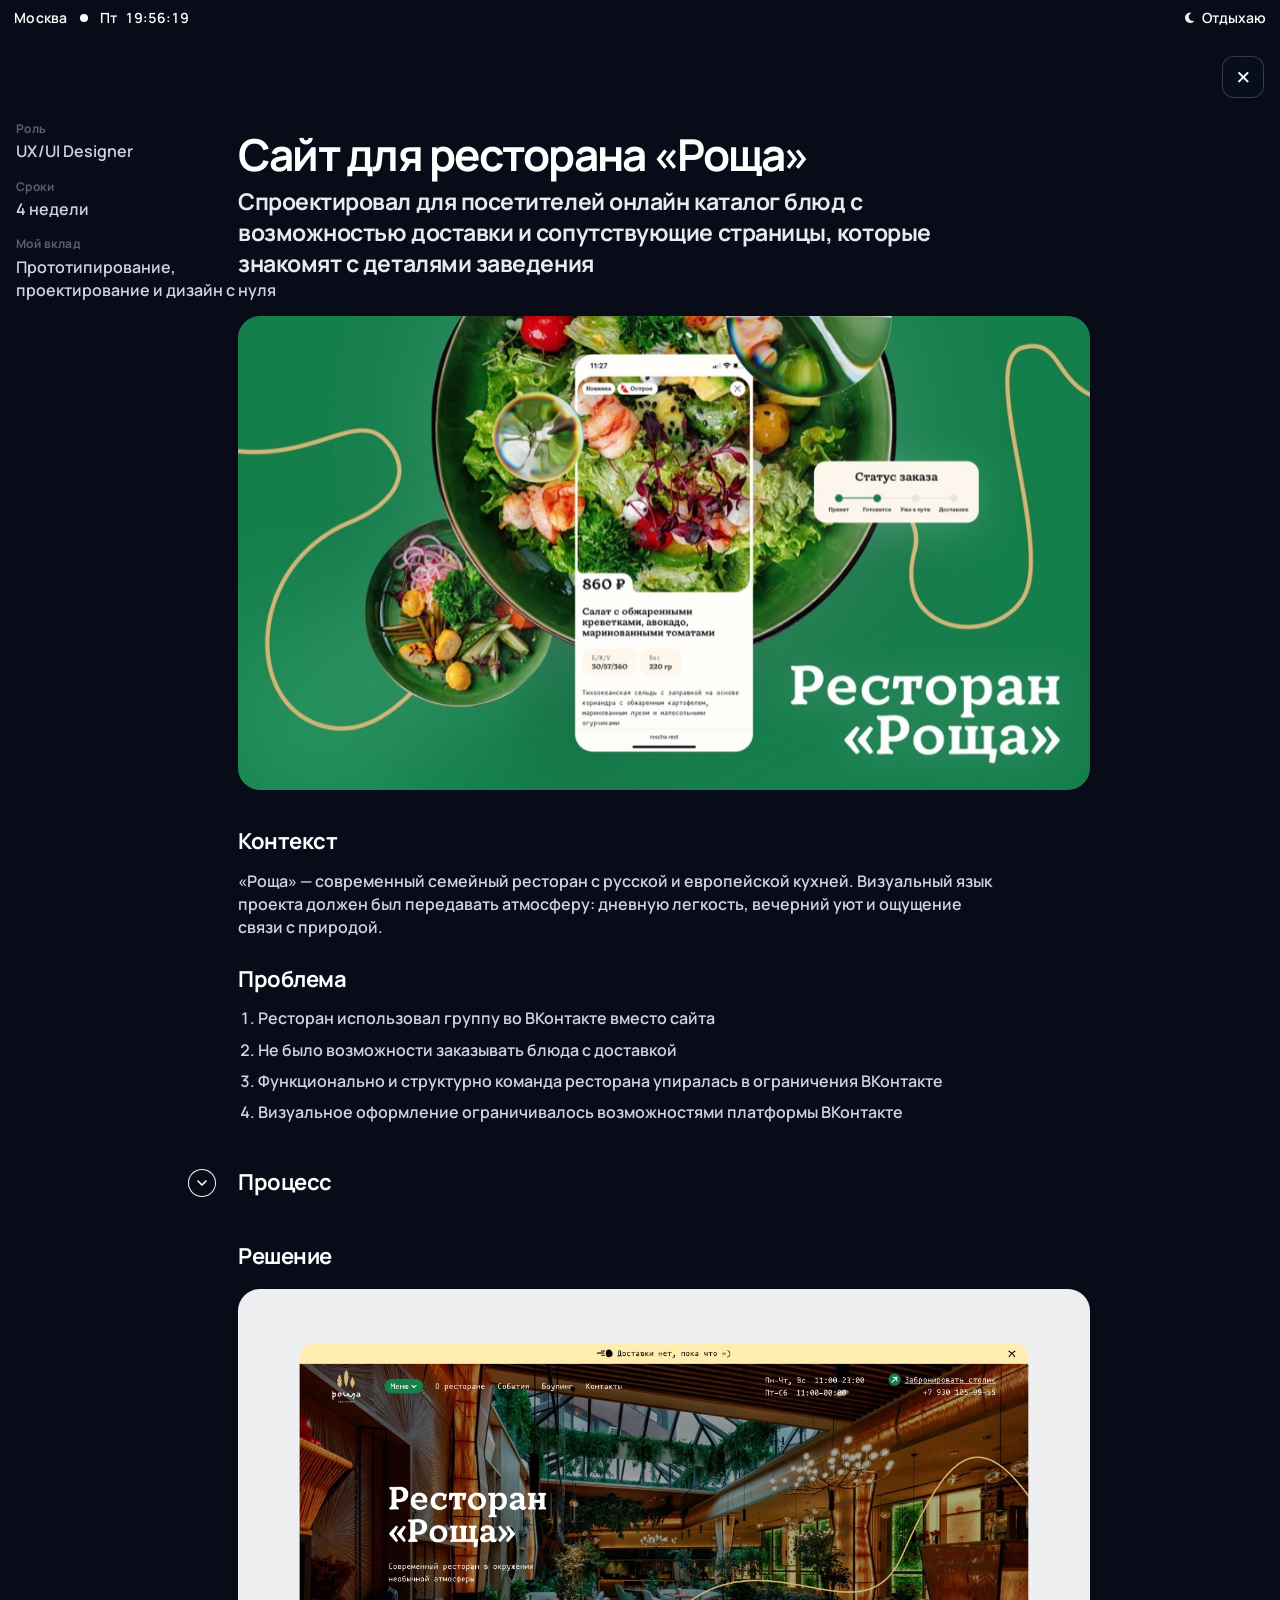
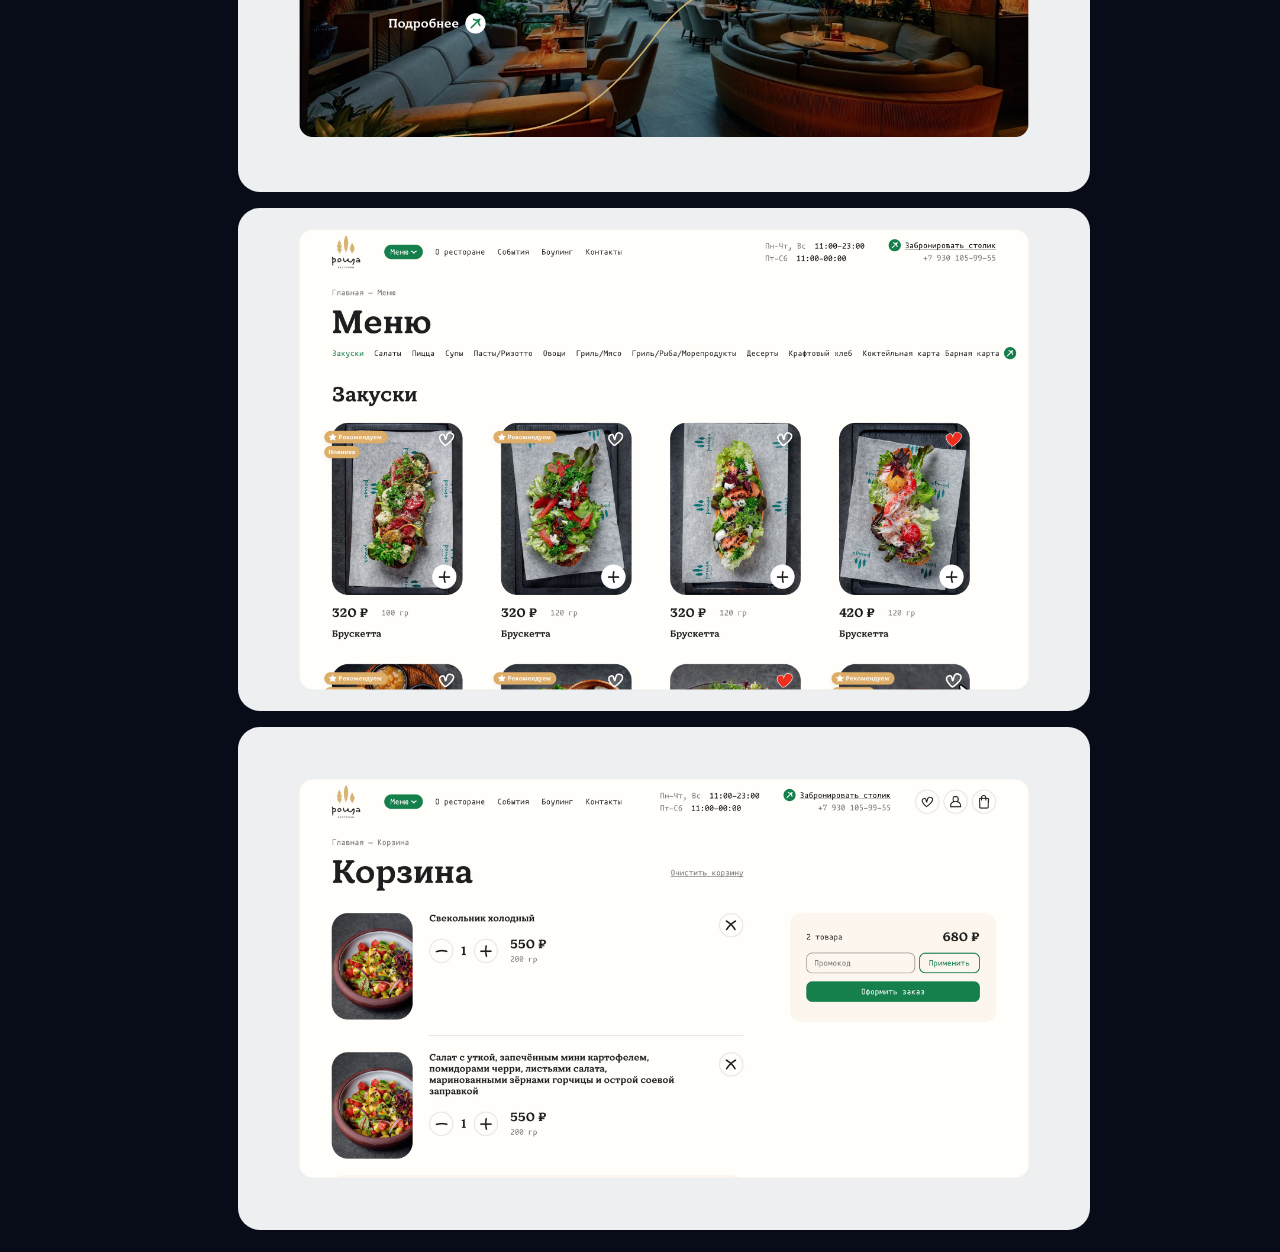
<file: projects/one/index.html>
<!doctype html>
<html lang="ru">
  <head>
    <meta charset="UTF-8" />
    <meta name="viewport" content="width=device-width, initial-scale=1.0" />
    <title>Переадресация...</title>
    <meta http-equiv="refresh" content="0; url=/projects/two/" />
    <link rel="canonical" href="/projects/two/" />
    <script>
      window.location.replace("/projects/two/");
    </script>
  </head>
  <body>
    <p>Переадресация на <a href="/projects/two/">другой проект</a>...</p>
  </body>
</html>
</file>
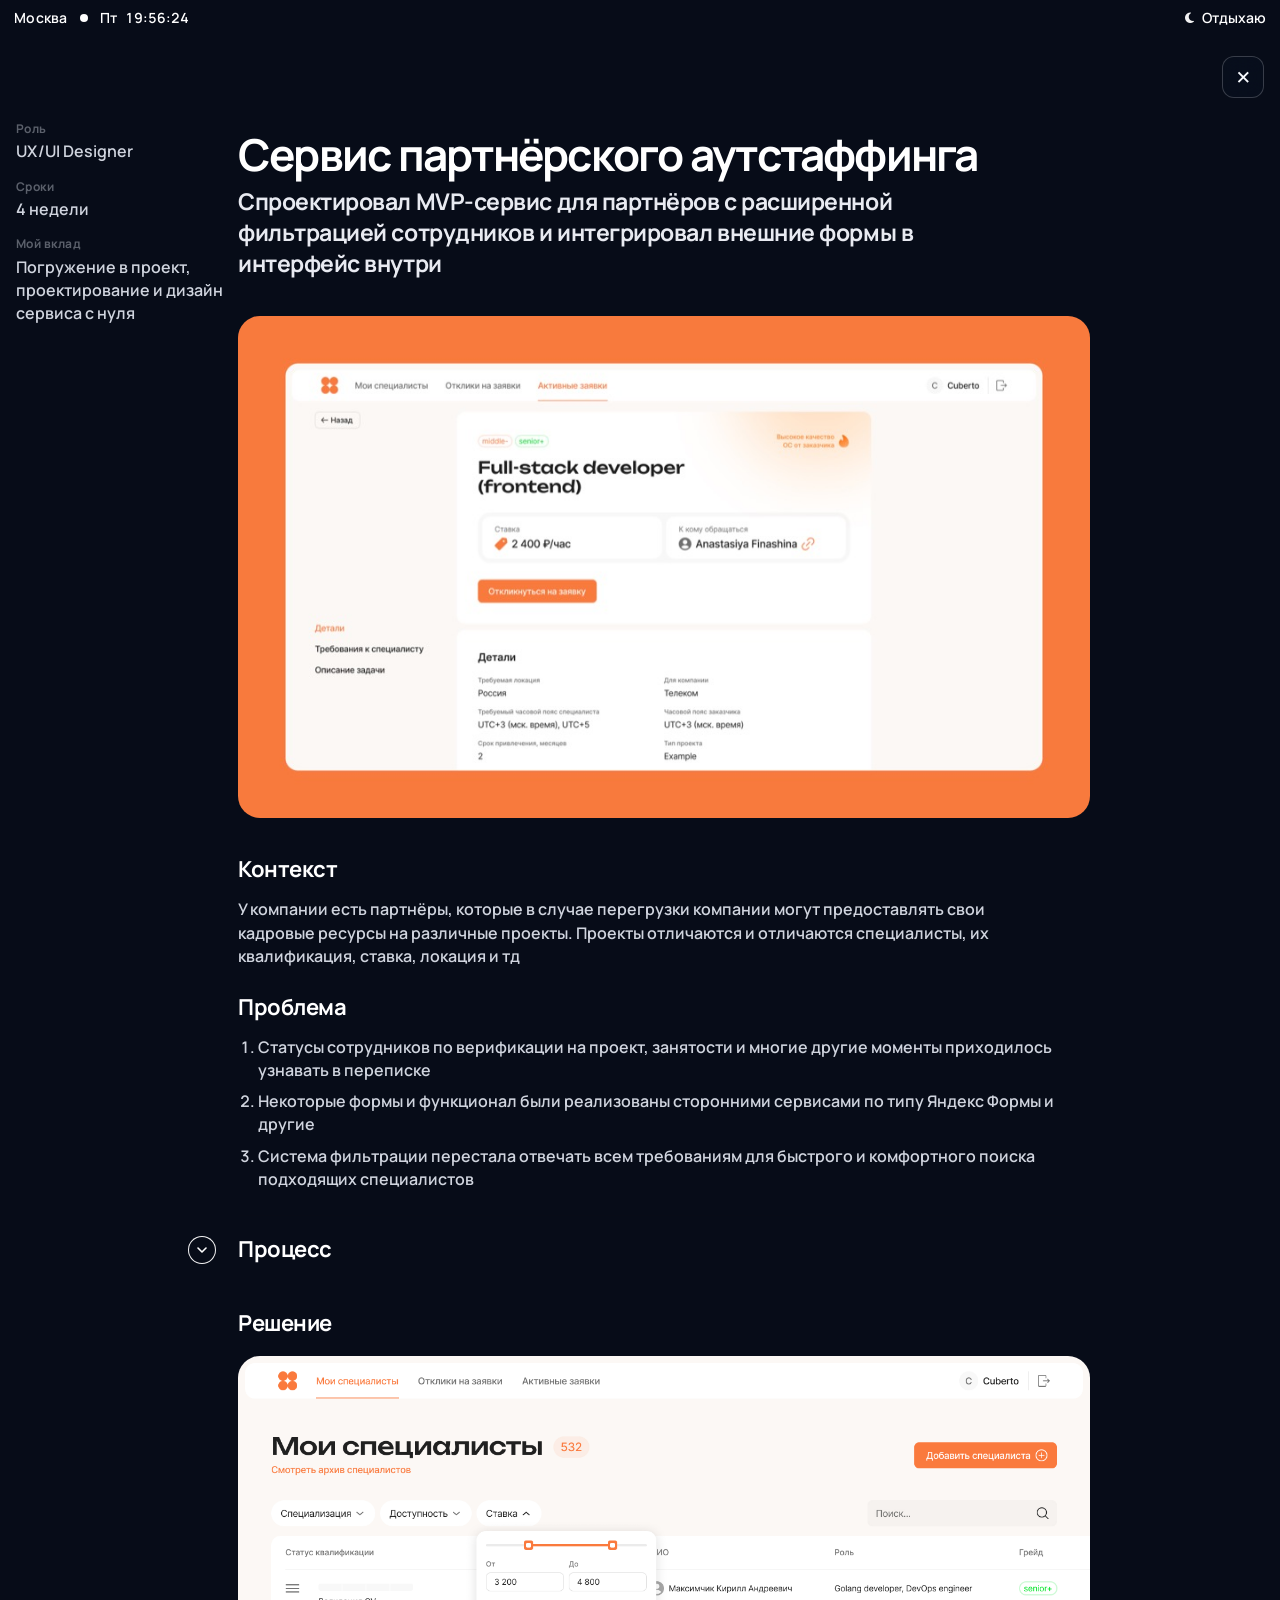
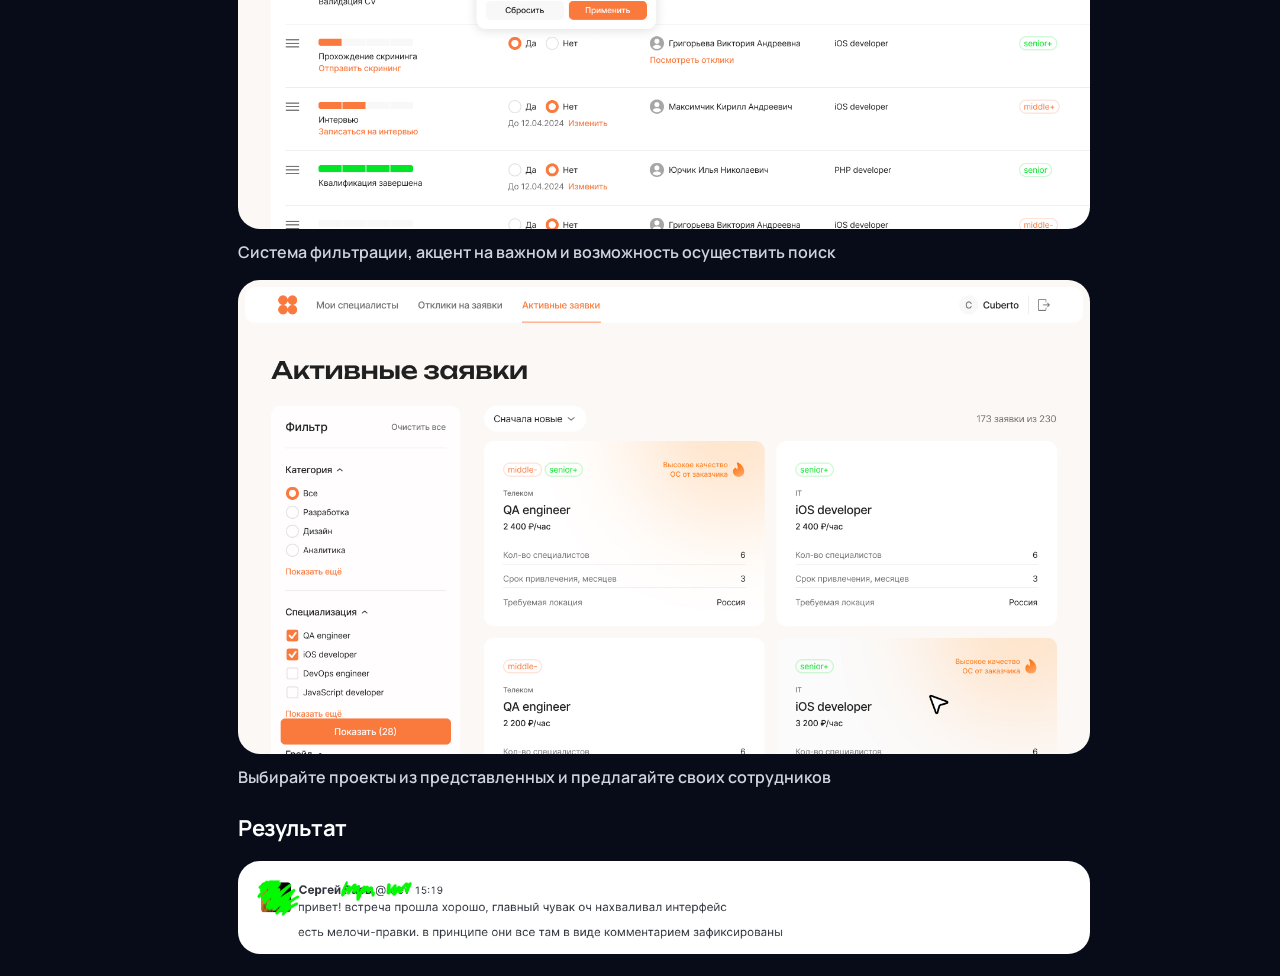
<file: projects/project-1/index.html>
<!doctype html>
<html lang="ru">
  <head>
    <meta charset="UTF-8" />
    <meta name="viewport" content="width=device-width, initial-scale=1.0" />
    <title>Сервис партнёрского аутстаффинга — Портфолио UI/UX</title>
    <meta name="description" content="Детальная страница проекта: сервис партнёрского аутстаффинга." />
    <link rel="icon" type="image/svg+xml" href="../../assets/favicon.svg" />
    <link rel="apple-touch-icon" href="../../assets/apple-touch-icon.png" />

    <link rel="preconnect" href="https://fonts.googleapis.com" />
    <link rel="preconnect" href="https://fonts.gstatic.com" crossorigin />
    <link
      href="https://fonts.googleapis.com/css2?family=Manrope:wght@400;500;600;700;800&display=swap"
      rel="stylesheet"
    />

    <link
      rel="stylesheet"
      href="https://cdnjs.cloudflare.com/ajax/libs/font-awesome/6.5.0/css/all.min.css"
      crossorigin="anonymous"
      referrerpolicy="no-referrer"
    />

    <link rel="stylesheet" href="../../styles.css" />
  </head>
  <body class="page-detail">
    <div class="preloader" aria-live="polite" aria-label="Загрузка страницы проекта">
      <div class="preloader-inner">
        <div class="preloader-wordmark">Влад Ермаков</div>
        <span class="preloader-ticker" aria-hidden="true"></span>
        <div class="preloader-visuals" aria-hidden="true">
          <img class="preloader-visual preloader-visual-1" src="../../assets/preloader-1.png" alt="" />
          <img class="preloader-visual preloader-visual-2" src="../../assets/preloader-2.png" alt="" />
          <img class="preloader-visual preloader-visual-3" src="../../assets/preloader-3.png" alt="" />
          <img class="preloader-visual preloader-visual-4" src="../../assets/preloader-4.png" alt="" />
        </div>
      </div>
    </div>

    <div class="desktop-menubar" aria-label="Текущий статус">
      <div class="menubar-center">
        <span class="menubar-title">Москва</span>
        <span class="menubar-separator">•</span>
        <span id="moscow-weekday" class="menubar-weekday">---</span>
        <span id="moscow-time">--:--</span>
      </div>
      <div class="menubar-right">
        <i id="work-status-icon" class="fa-solid fa-briefcase menubar-status-icon" aria-hidden="true"></i>
        <span id="work-status" class="menubar-status">--</span>
      </div>
    </div>

    <main>
      <div class="container">
        <div class="detail-toolbar">
          <a class="detail-close" href="../../index.html#projects" aria-label="Закрыть страницу проекта">×</a>
        </div>

        <section class="detail-hero case-shell" aria-label="Кейс проекта компании">
          <div class="detail-grid">
            <article class="detail-card case-hero-card">
              <div class="hero-lead">
                <h1 class="detail-title">Сервис партнёрского аутстаффинга</h1>

                <p class="about-text detail-intro-text">
                  Спроектировал MVP-сервис для партнёров с расширенной фильтрацией сотрудников и интегрировал
                  внешние формы в интерфейс внутри
                </p>
              </div>

              <div class="case-facts" aria-label="Краткие факты проекта">
                <div class="fact-item">
                  <span class="fact-label">Роль</span>
                  <span class="fact-value">UX/UI Designer</span>
                </div>
                <div class="fact-item">
                  <span class="fact-label">Сроки</span>
                  <span class="fact-value">4 недели</span>
                </div>
                <div class="fact-item">
                  <span class="fact-label">Мой вклад</span>
                  <span class="fact-value">Погружение в проект, проектирование и дизайн сервиса с нуля</span>
                </div>
              </div>
            </article>

            <div class="hero-media" aria-label="Превью кейса компании">
              <img
                src="../../assets/project-1-thumb.jpg"
                srcset="../../assets/project-1-thumb-960.jpg 960w, ../../assets/project-1-thumb.jpg 1920w"
                sizes="(max-width: 920px) 100vw, 900px"
                alt="Превью кейса сервиса партнёрского аутстаффинга"
                width="1920"
                height="1069"
                decoding="async"
              />
            </div>
          </div>
        </section>

        <section class="content-section case-content" aria-label="Структура кейса компании">
          <article class="case-section">
            <h2 class="section-title">Контекст</h2>
            <p class="section-text">
              У компании есть партнёры, которые в случае перегрузки компании могут предоставлять свои кадровые
              ресурсы на различные проекты. Проекты отличаются и отличаются специалисты, их квалификация,
              ставка, локация и тд
            </p>
          </article>

          <article class="case-section">
            <h2 class="section-title">Проблема</h2>
            <ol class="case-list">
              <li>
                Статусы сотрудников по верификации на проект, занятости и многие другие моменты приходилось
                узнавать в переписке
              </li>
              <li>
                Некоторые формы и функционал были реализованы сторонними сервисами по типу Яндекс Формы и
                другие
              </li>
              <li>
                Система фильтрации перестала отвечать всем требованиям для быстрого и комфортного поиска
                подходящих специалистов
              </li>
            </ol>
          </article>

          <div class="spoiler-wrap case-secondary">
            <details>
              <summary>Процесс</summary>
              <div class="spoiler-content">
                <h3 class="spoiler-subtitle">Подготовительный этап</h3>
                <p class="spoiler-lead">
                  На старте зафиксировал вопросы по ключевым сценариям и деталям логики, чтобы синхронизироваться
                  с командой до проектирования экранов
                </p>
                <div class="hero-media case-result-media" aria-label="Подготовительный этап по проекту компании">
                  <img
                    src="../../assets/agima-prep-stage.png"
                    alt="Скриншот с перечнем вопросов на подготовительном этапе проекта компании"
                    width="1404"
                    height="1262"
                    decoding="async"
                    loading="lazy"
                  />
                </div>

                <h3 class="spoiler-subtitle">Бенчмаркинг</h3>
                <p class="spoiler-lead">
                  Собрал интерфейсные решения из схожих или имеющих пересечения продуктов. Отмечал удачные
                  паттерны, приёмы взаимодействия с таблицами, фичи
                </p>
                <div class="hero-media case-result-media" aria-label="Бенчмаркинг по проекту компании">
                  <img
                    src="../../assets/agima-benchmarking.png"
                    alt="Подборка интерфейсных решений для бенчмаркинга проекта компании"
                    width="1824"
                    height="770"
                    decoding="async"
                    loading="lazy"
                  />
                </div>

                <h3 class="spoiler-subtitle">Прототип</h3>
                <p class="spoiler-lead">
                  Из-за сжатых сроков и подробного ТЗ было принято решение не углубляться в детализацию
                  прототипа. Прототип использовал как инструмент для предварительного погружения в интерфейс,
                  проверки логики и уточнения деталей ТЗ
                </p>
                <div class="hero-media case-result-media" aria-label="Прототип по проекту компании">
                  <img
                    src="../../assets/agima-prototype.png"
                    alt="Схема прототипа интерфейса проекта компании"
                    width="2780"
                    height="1182"
                    decoding="async"
                    loading="lazy"
                  />
                </div>
              </div>
            </details>
          </div>

          <article class="case-section">
            <h2 class="section-title">Решение</h2>
            <div class="hero-media case-result-media" aria-label="Решение по проекту компании">
              <img
                src="../../assets/agima-solution.jpg"
                alt="Интерфейс компании с системой фильтрации сотрудников"
                width="2880"
                height="1600"
                decoding="async"
                loading="lazy"
              />
            </div>
            <p class="section-text">
              Система фильтрации, акцент на важном и возможность осуществить поиск
            </p>
            <div class="hero-media case-result-media" aria-label="Активные заявки в проекте компании">
              <img
                src="../../assets/agima-solution-2.jpg"
                alt="Экран активных заявок с выбором проекта и откликом сотрудников в компании"
                width="2880"
                height="1600"
                decoding="async"
                loading="lazy"
              />
            </div>
            <p class="section-text">
              Выбирайте проекты из представленных и предлагайте своих сотрудников
            </p>
          </article>

          <article class="case-section">
            <h2 class="section-title">Результат</h2>
            <div class="hero-media case-result-media" aria-label="Скрин результата по проекту компании">
              <img
                src="../../assets/agima-result-feedback.png"
                alt="Отзыв по результату проекта компании"
                width="1416"
                height="156"
                decoding="async"
                loading="lazy"
              />
            </div>
          </article>

        </section>
      </div>
    </main>

    <script src="../../project-page.js" defer></script>
  </body>
</html>
</file>
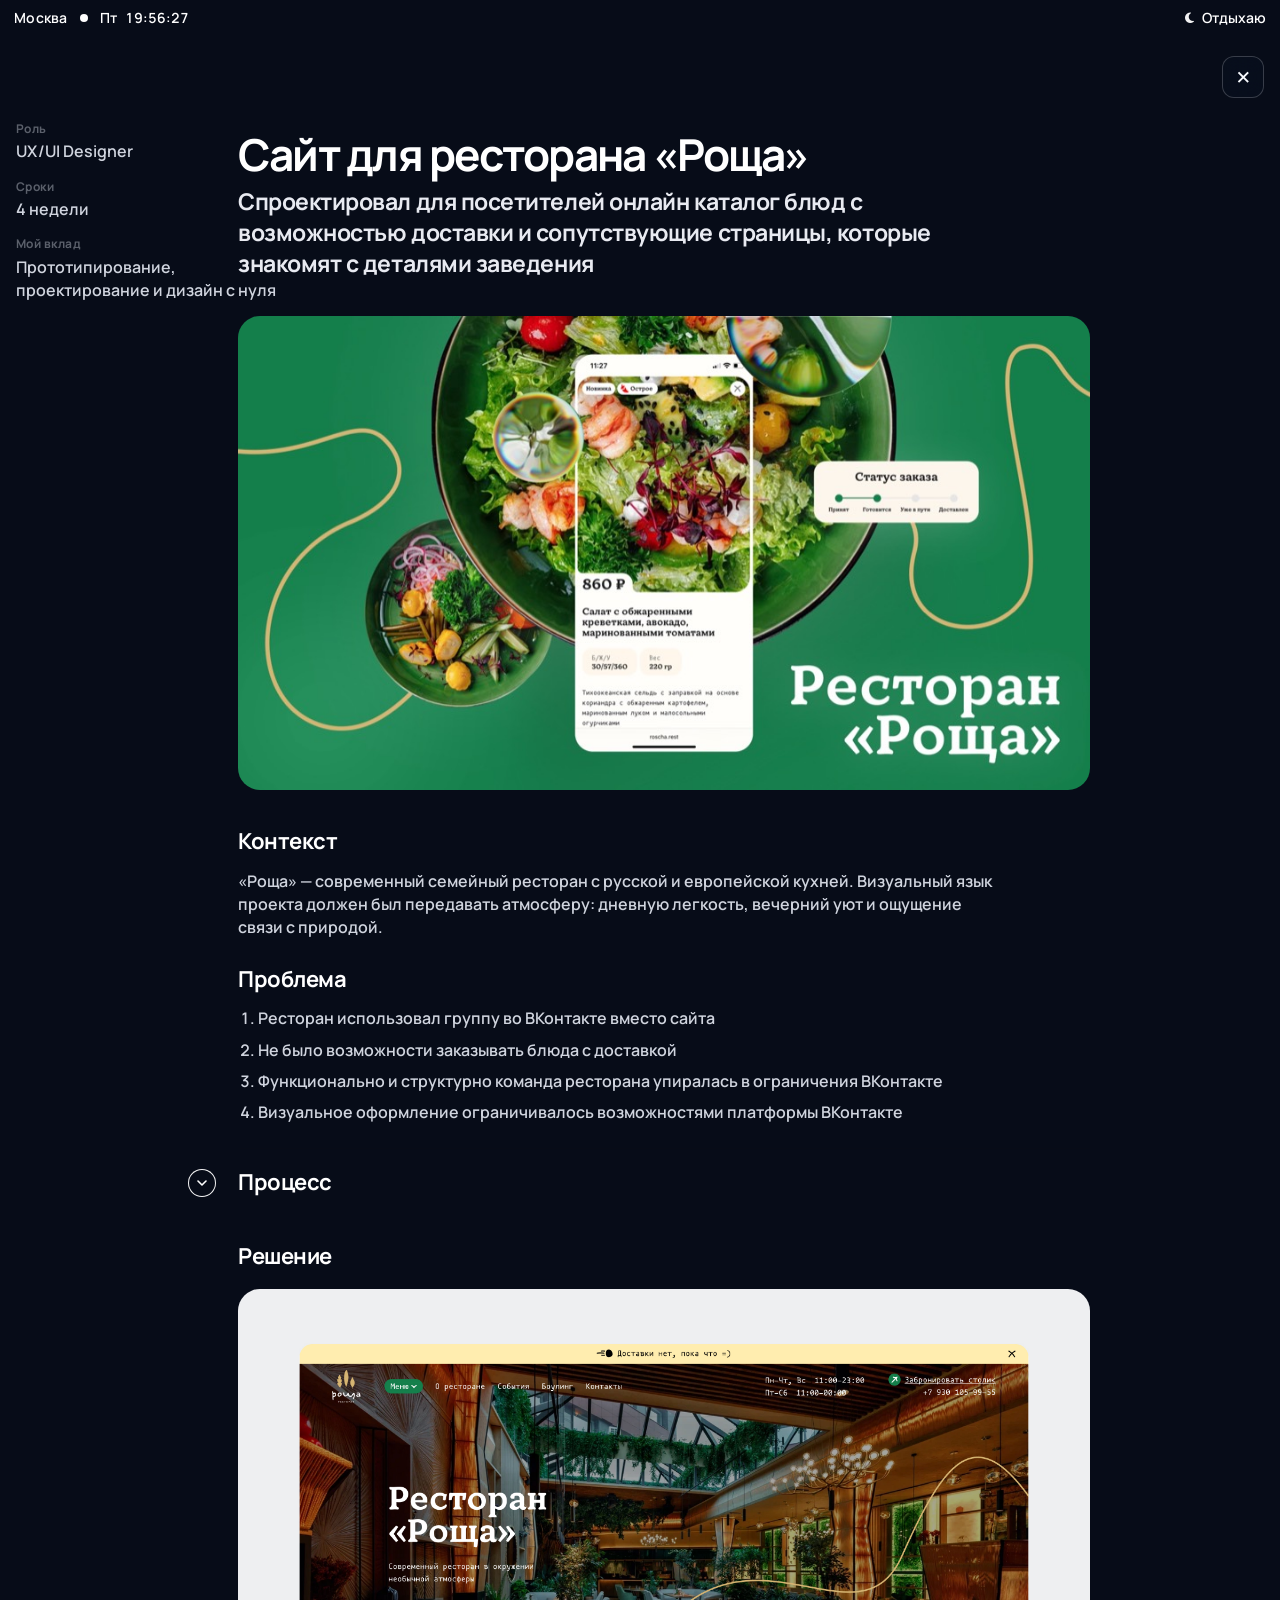
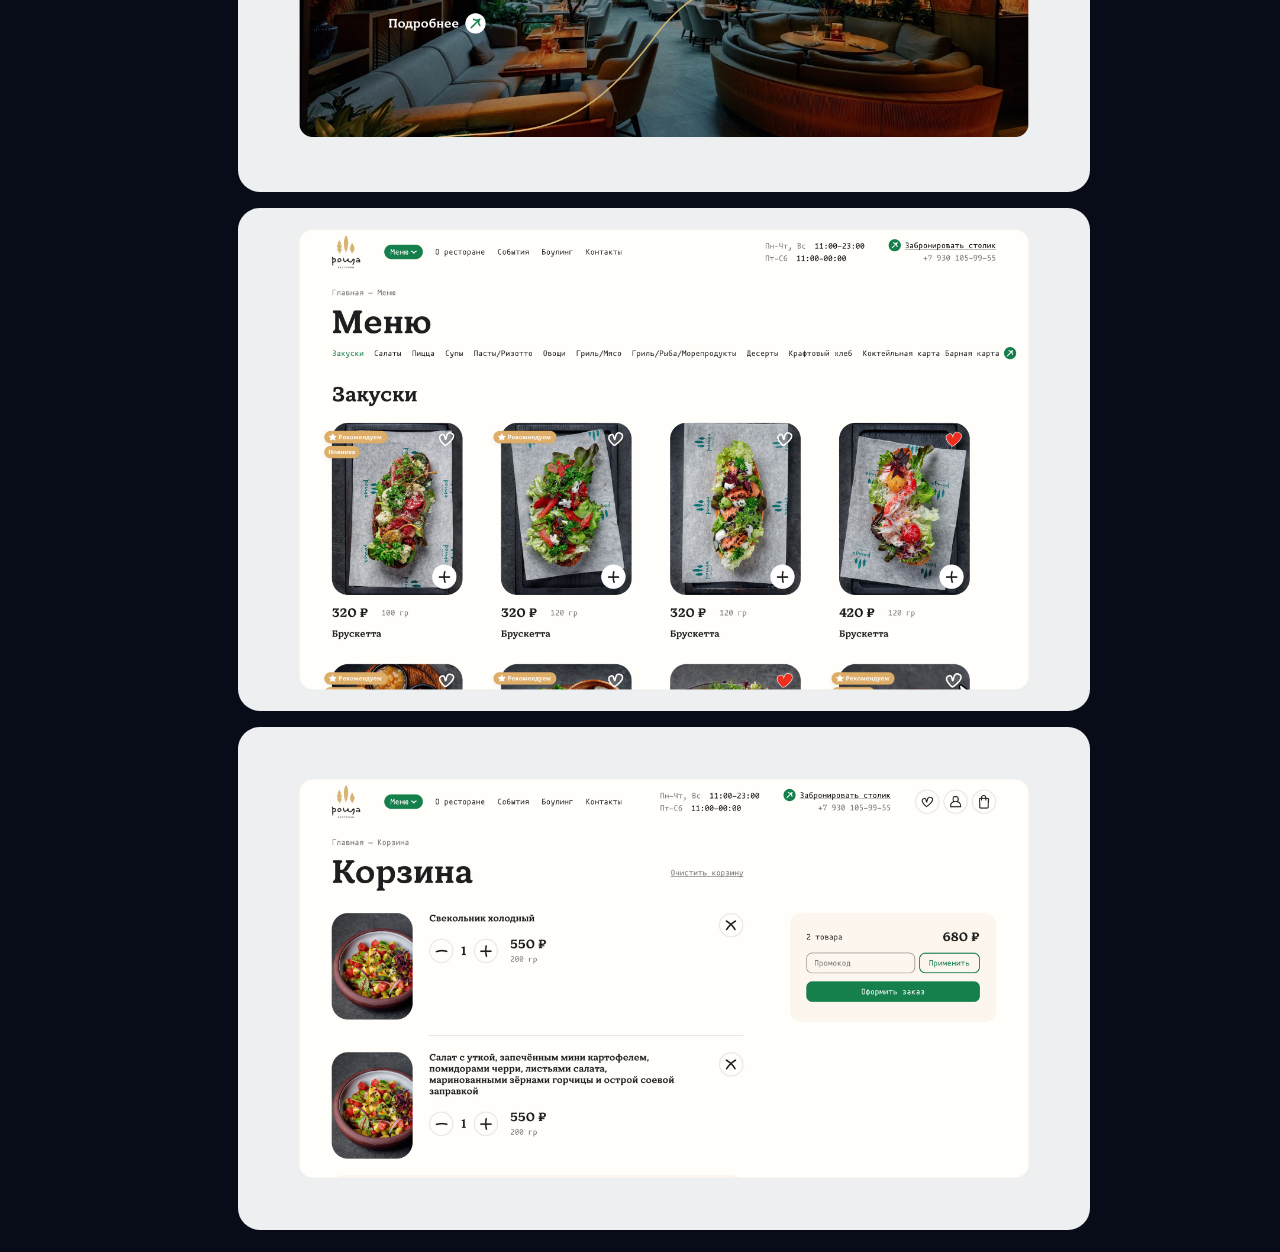
<file: projects/project-2/index.html>
<!doctype html>
<html lang="ru">
  <head>
    <meta charset="UTF-8" />
    <meta name="viewport" content="width=device-width, initial-scale=1.0" />
    <title>Сайт для ресторана «Роща» — Портфолио UI/UX</title>
    <meta name="description" content="Детальная страница проекта: сайт для ресторана «Роща»." />
    <link rel="icon" type="image/svg+xml" href="../../assets/favicon.svg" />
    <link rel="apple-touch-icon" href="../../assets/apple-touch-icon.png" />

    <link rel="preconnect" href="https://fonts.googleapis.com" />
    <link rel="preconnect" href="https://fonts.gstatic.com" crossorigin />
    <link
      href="https://fonts.googleapis.com/css2?family=Manrope:wght@400;500;600;700;800&display=swap"
      rel="stylesheet"
    />

    <link
      rel="stylesheet"
      href="https://cdnjs.cloudflare.com/ajax/libs/font-awesome/6.5.0/css/all.min.css"
      crossorigin="anonymous"
      referrerpolicy="no-referrer"
    />

    <link rel="stylesheet" href="../../styles.css" />
  </head>
  <body class="page-detail">
    <div class="preloader" aria-live="polite" aria-label="Загрузка страницы проекта">
      <div class="preloader-inner">
        <div class="preloader-wordmark">Влад Ермаков</div>
        <span class="preloader-ticker" aria-hidden="true"></span>
        <div class="preloader-visuals" aria-hidden="true">
          <img class="preloader-visual preloader-visual-1" src="../../assets/preloader-1.png" alt="" />
          <img class="preloader-visual preloader-visual-2" src="../../assets/preloader-2.png" alt="" />
          <img class="preloader-visual preloader-visual-3" src="../../assets/preloader-3.png" alt="" />
          <img class="preloader-visual preloader-visual-4" src="../../assets/preloader-4.png" alt="" />
        </div>
      </div>
    </div>

    <div class="desktop-menubar" aria-label="Текущий статус">
      <div class="menubar-center">
        <span class="menubar-title">Москва</span>
        <span class="menubar-separator">•</span>
        <span id="moscow-weekday" class="menubar-weekday">---</span>
        <span id="moscow-time">--:--</span>
      </div>
      <div class="menubar-right">
        <i id="work-status-icon" class="fa-solid fa-briefcase menubar-status-icon" aria-hidden="true"></i>
        <span id="work-status" class="menubar-status">--</span>
      </div>
    </div>

    <main>
      <div class="container">
        <div class="detail-toolbar">
          <a class="detail-close" href="../../index.html#projects" aria-label="Закрыть страницу проекта">×</a>
        </div>

        <section class="detail-hero case-shell" aria-label="Кейс проекта ресторана «Роща»">
          <div class="detail-grid">
            <article class="detail-card case-hero-card">
              <div class="hero-lead">
                <h1 class="detail-title">Сайт для ресторана «Роща»</h1>

                <p class="about-text detail-intro-text">
                  Спроектировал для посетителей онлайн каталог блюд с возможностью доставки и сопутствующие
                  страницы, которые знакомят с деталями заведения
                </p>
              </div>

              <div class="case-facts" aria-label="Краткие факты проекта">
                <div class="fact-item">
                  <span class="fact-label">Роль</span>
                  <span class="fact-value">UX/UI Designer</span>
                </div>
                <div class="fact-item">
                  <span class="fact-label">Сроки</span>
                  <span class="fact-value">4 недели</span>
                </div>
                <div class="fact-item">
                  <span class="fact-label">Мой вклад</span>
                  <span class="fact-value">Прототипирование, проектирование и дизайн с нуля</span>
                </div>
              </div>
            </article>

            <div class="hero-media" aria-label="Превью кейса ресторана «Роща»">
              <img
                src="../../assets/project-2-thumb.jpg"
                srcset="../../assets/project-2-thumb-960.jpg 960w, ../../assets/project-2-thumb.jpg 1920w"
                sizes="(max-width: 920px) 100vw, 900px"
                alt="Превью кейса ресторана «Роща»"
                width="1920"
                height="1069"
                decoding="async"
              />
            </div>
          </div>
        </section>

        <section class="content-section case-content" aria-label="Структура кейса ресторана «Роща»">
          <article class="case-section">
            <h2 class="section-title">Контекст</h2>
            <p class="section-text">
              «Роща» — современный семейный ресторан с русской и европейской кухней. Визуальный язык проекта
              должен был передавать атмосферу: дневную легкость, вечерний уют и ощущение связи с природой.
            </p>
          </article>

          <article class="case-section">
            <h2 class="section-title">Проблема</h2>
            <ol class="case-list">
              <li>Ресторан использовал группу во ВКонтакте вместо сайта</li>
              <li>Не было возможности заказывать блюда с доставкой</li>
              <li>
                Функционально и структурно команда ресторана упиралась в ограничения ВКонтакте
              </li>
              <li>
                Визуальное оформление ограничивалось возможностями платформы ВКонтакте
              </li>
            </ol>
          </article>

          <div class="spoiler-wrap case-secondary">
            <details>
              <summary>Процесс</summary>
              <div class="spoiler-content">
                <h3 class="spoiler-subtitle">Карта сайта</h3>

                <h3 class="spoiler-subtitle">Прототип</h3>

                <h3 class="spoiler-subtitle">Бриф</h3>

                <h3 class="spoiler-subtitle">Теги под референсы</h3>
                <p class="spoiler-lead">
                  Чтобы более чётко попасть в ожидания я собирал несколько тегов и описал их. Эту группу тегов
                  обсудили с клиентом и арт директором, чтобы синхронизироваться по ощущениям и ожиданиям
                </p>
                <div class="hero-media case-result-media" aria-label="Теги под референсы по проекту Роща">
                  <img
                    src="../../assets/roshcha-tags.jpg"
                    alt="Подборка тегов под референсы для проекта ресторана Роща"
                    width="1855"
                    height="752"
                    decoding="async"
                    loading="lazy"
                  />
                </div>

                <h3 class="spoiler-subtitle">Референсы под теги</h3>
                <p class="spoiler-lead">
                  Дальше я нашёл референсы под конкретные теги, чтобы опираться и докручивать конкретное
                  ощущение в случае необходимости.
                </p>
                <div class="hero-media case-result-media" aria-label="Референсы под теги по проекту Роща">
                  <img
                    src="../../assets/roshcha-references.jpg"
                    alt="Подборка референсов по тегам для проекта ресторана Роща"
                    width="1920"
                    height="776"
                    decoding="async"
                    loading="lazy"
                  />
                </div>

                <h3 class="spoiler-subtitle">Концепция на примере главной</h3>
              </div>
            </details>
          </div>

          <article class="case-section">
            <h2 class="section-title">Решение</h2>
            <div class="hero-media case-result-media" aria-label="Экран корзины сайта ресторана Роща">
              <img
                src="../../assets/roshcha-solution-1.jpg"
                alt="Экран корзины на сайте ресторана Роща"
                width="2880"
                height="1700"
                decoding="async"
                loading="lazy"
              />
            </div>
            <div class="hero-media case-result-media" aria-label="Экран меню сайта ресторана Роща">
              <img
                src="../../assets/roshcha-solution-2.jpg"
                alt="Экран меню на сайте ресторана Роща"
                width="2880"
                height="1700"
                decoding="async"
                loading="lazy"
              />
            </div>
            <div class="hero-media case-result-media" aria-label="Главный экран сайта ресторана Роща">
              <img
                src="../../assets/roshcha-solution-3.jpg"
                alt="Главный экран сайта ресторана Роща"
                width="2880"
                height="1700"
                decoding="async"
                loading="lazy"
              />
            </div>
          </article>

        </section>
      </div>
    </main>

    <script src="../../project-page.js" defer></script>
  </body>
</html>
</file>
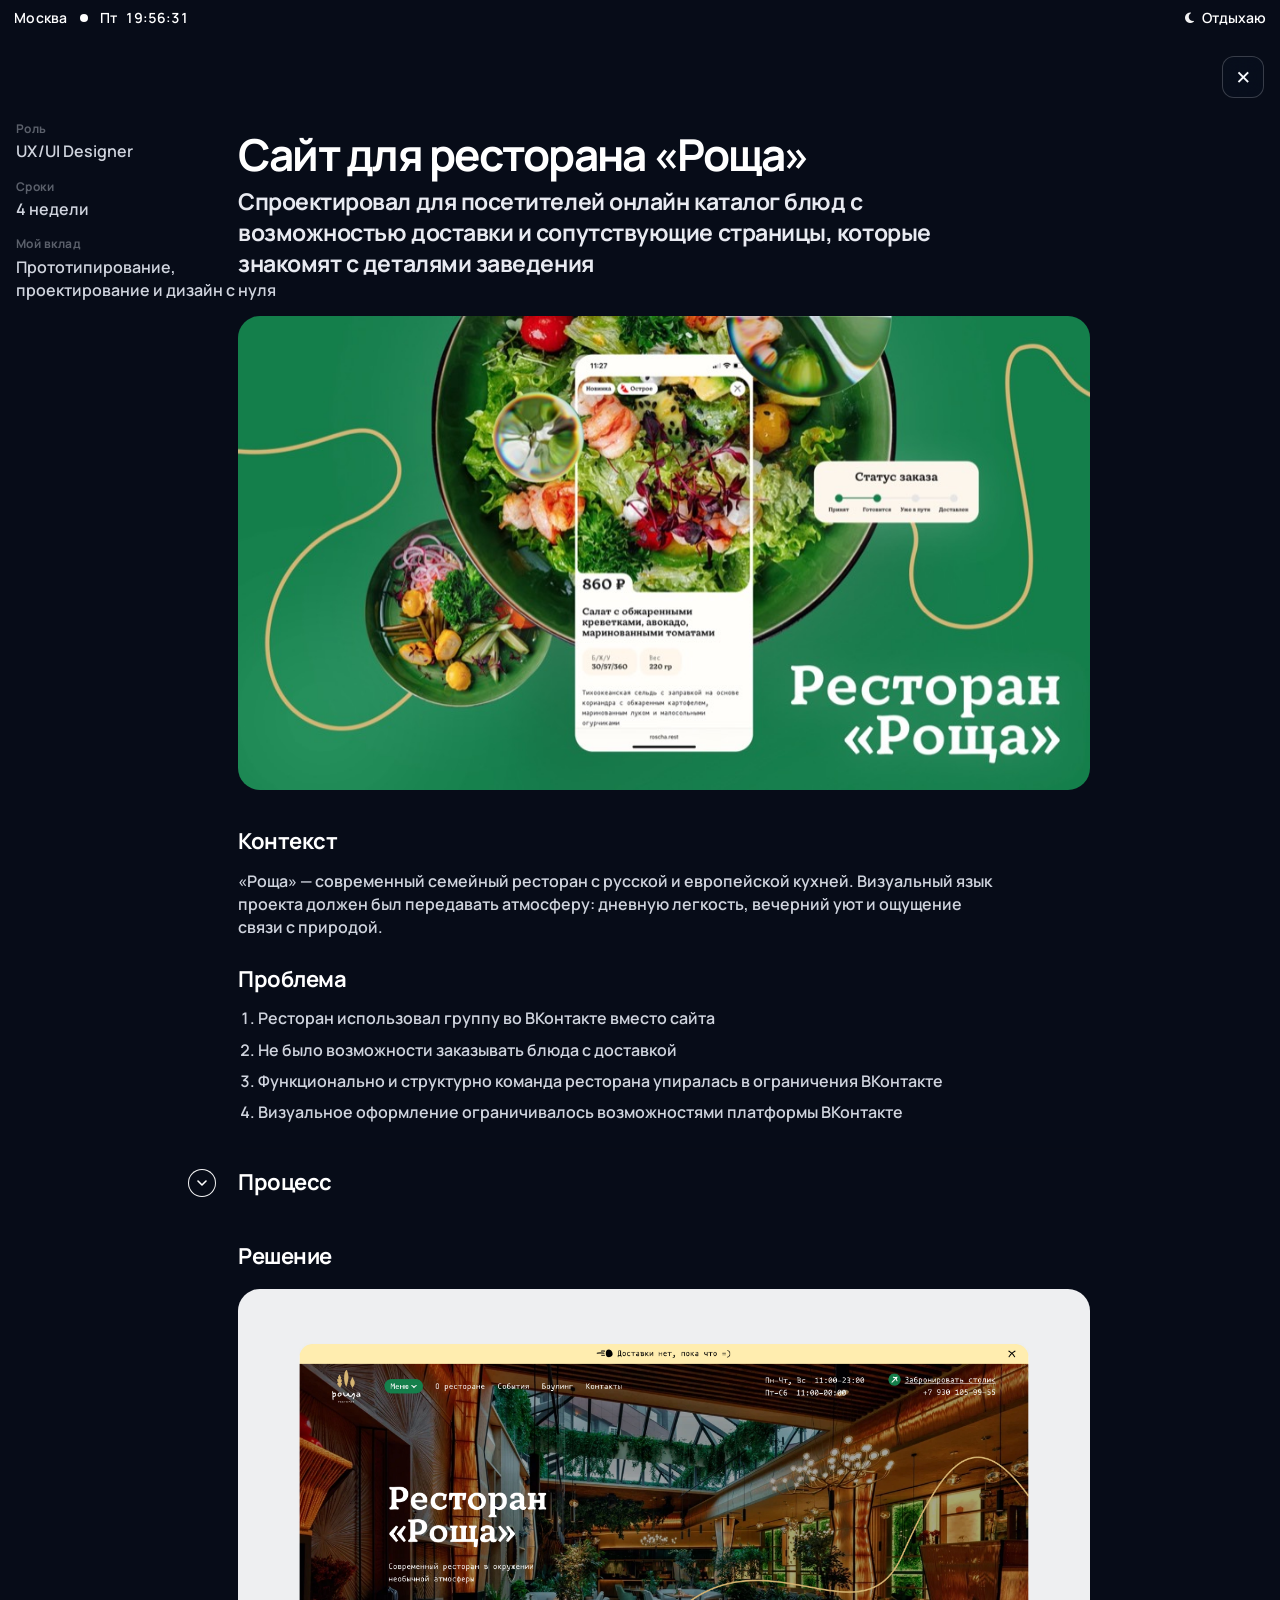
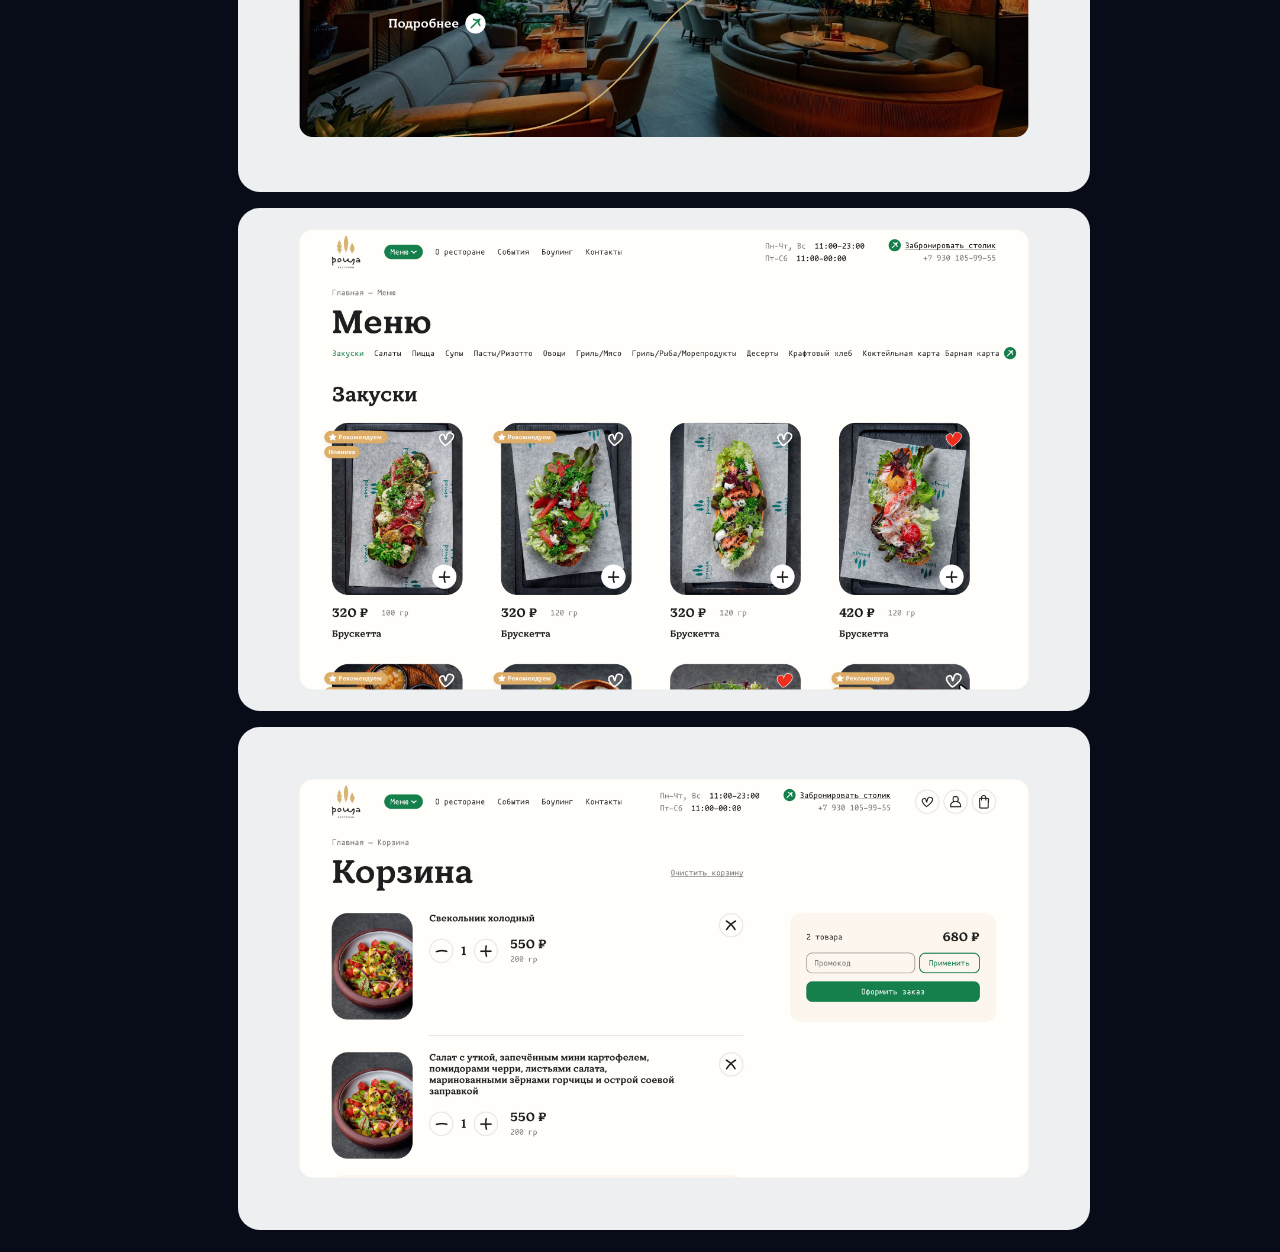
<file: projects/two/index.html>
<!doctype html>
<html lang="ru">
  <head>
    <meta charset="UTF-8" />
    <meta name="viewport" content="width=device-width, initial-scale=1.0" />
    <title>Сайт для ресторана «Роща» — Портфолио UI/UX</title>
    <meta name="description" content="Детальная страница проекта: сайт для ресторана «Роща»." />
    <link rel="icon" type="image/svg+xml" href="../../assets/favicon.svg" />
    <link rel="apple-touch-icon" href="../../assets/apple-touch-icon.png" />

    <link rel="preconnect" href="https://fonts.googleapis.com" />
    <link rel="preconnect" href="https://fonts.gstatic.com" crossorigin />
    <link
      href="https://fonts.googleapis.com/css2?family=Manrope:wght@400;500;600;700;800&display=swap"
      rel="stylesheet"
    />

    <link
      rel="stylesheet"
      href="https://cdnjs.cloudflare.com/ajax/libs/font-awesome/6.5.0/css/all.min.css"
      crossorigin="anonymous"
      referrerpolicy="no-referrer"
    />

    <link rel="stylesheet" href="../../styles.css" />
  </head>
  <body class="page-detail">
    <div class="preloader" aria-live="polite" aria-label="Загрузка страницы проекта">
      <div class="preloader-inner">
        <div class="preloader-wordmark">Влад Ермаков</div>
        <span class="preloader-ticker" aria-hidden="true"></span>
        <div class="preloader-visuals" aria-hidden="true">
          <img class="preloader-visual preloader-visual-1" src="../../assets/preloader-1.png" alt="" />
          <img class="preloader-visual preloader-visual-2" src="../../assets/preloader-2.png" alt="" />
          <img class="preloader-visual preloader-visual-3" src="../../assets/preloader-3.png" alt="" />
          <img class="preloader-visual preloader-visual-4" src="../../assets/preloader-4.png" alt="" />
        </div>
      </div>
    </div>

    <div class="desktop-menubar" aria-label="Текущий статус">
      <div class="menubar-center">
        <span class="menubar-title">Москва</span>
        <span class="menubar-separator">•</span>
        <span id="moscow-weekday" class="menubar-weekday">---</span>
        <span id="moscow-time">--:--</span>
      </div>
      <div class="menubar-right">
        <i id="work-status-icon" class="fa-solid fa-briefcase menubar-status-icon" aria-hidden="true"></i>
        <span id="work-status" class="menubar-status">--</span>
      </div>
    </div>

    <main>
      <div class="container">
        <div class="detail-toolbar">
          <a class="detail-close" href="/" aria-label="Закрыть страницу проекта">×</a>
        </div>

        <section class="detail-hero case-shell" aria-label="Кейс проекта ресторана «Роща»">
          <div class="detail-grid">
            <article class="detail-card case-hero-card">
              <div class="hero-lead">
                <h1 class="detail-title">Сайт для ресторана «Роща»</h1>

                <p class="about-text detail-intro-text">
                  Спроектировал для посетителей онлайн каталог блюд с возможностью доставки и сопутствующие
                  страницы, которые знакомят с деталями заведения
                </p>
              </div>

              <div class="case-facts" aria-label="Краткие факты проекта">
                <div class="fact-item">
                  <span class="fact-label">Роль</span>
                  <span class="fact-value">UX/UI Designer</span>
                </div>
                <div class="fact-item">
                  <span class="fact-label">Сроки</span>
                  <span class="fact-value">4 недели</span>
                </div>
                <div class="fact-item">
                  <span class="fact-label">Мой вклад</span>
                  <span class="fact-value">Прототипирование, проектирование и дизайн с нуля</span>
                </div>
              </div>
            </article>

            <div class="hero-media" aria-label="Превью кейса ресторана «Роща»">
              <img
                src="../../assets/project-two-thumb.jpg"
                srcset="../../assets/project-two-thumb-960.jpg 960w, ../../assets/project-two-thumb.jpg 1920w"
                sizes="(max-width: 920px) 100vw, 900px"
                alt="Превью кейса ресторана «Роща»"
                width="1920"
                height="1069"
                decoding="async"
              />
            </div>
          </div>
        </section>

        <section class="content-section case-content" aria-label="Структура кейса ресторана «Роща»">
          <article class="case-section">
            <h2 class="section-title">Контекст</h2>
            <p class="section-text">
              «Роща» — современный семейный ресторан с русской и европейской кухней. Визуальный язык проекта
              должен был передавать атмосферу: дневную легкость, вечерний уют и ощущение связи с природой.
            </p>
          </article>

          <article class="case-section">
            <h2 class="section-title">Проблема</h2>
            <ol class="case-list">
              <li>Ресторан использовал группу во ВКонтакте вместо сайта</li>
              <li>Не было возможности заказывать блюда с доставкой</li>
              <li>
                Функционально и структурно команда ресторана упиралась в ограничения ВКонтакте
              </li>
              <li>
                Визуальное оформление ограничивалось возможностями платформы ВКонтакте
              </li>
            </ol>
          </article>

          <div class="spoiler-wrap case-secondary">
            <details>
              <summary>Процесс</summary>
              <div class="spoiler-content">
                <h3 class="spoiler-subtitle">Карта сайта</h3>

                <h3 class="spoiler-subtitle">Прототип</h3>

                <h3 class="spoiler-subtitle">Бриф</h3>

                <h3 class="spoiler-subtitle">Теги под референсы</h3>
                <p class="spoiler-lead">
                  Чтобы более чётко попасть в ожидания я собирал несколько тегов и описал их. Эту группу тегов
                  обсудили с клиентом и арт директором, чтобы синхронизироваться по ощущениям и ожиданиям
                </p>
                <div class="hero-media case-result-media" aria-label="Теги под референсы по проекту Роща">
                  <img
                    src="../../assets/roshcha-tags.jpg"
                    alt="Подборка тегов под референсы для проекта ресторана Роща"
                    width="1855"
                    height="752"
                    decoding="async"
                    loading="lazy"
                  />
                </div>

                <h3 class="spoiler-subtitle">Референсы под теги</h3>
                <p class="spoiler-lead">
                  Дальше я нашёл референсы под конкретные теги, чтобы опираться и докручивать конкретное
                  ощущение в случае необходимости.
                </p>
                <div class="hero-media case-result-media" aria-label="Референсы под теги по проекту Роща">
                  <img
                    src="../../assets/roshcha-references.jpg"
                    alt="Подборка референсов по тегам для проекта ресторана Роща"
                    width="1920"
                    height="776"
                    decoding="async"
                    loading="lazy"
                  />
                </div>

                <h3 class="spoiler-subtitle">Концепция на примере главной</h3>
              </div>
            </details>
          </div>

          <article class="case-section">
            <h2 class="section-title">Решение</h2>
            <div class="hero-media case-result-media" aria-label="Экран корзины сайта ресторана Роща">
              <img
                src="../../assets/roshcha-solution-1.jpg"
                alt="Экран корзины на сайте ресторана Роща"
                width="2880"
                height="1700"
                decoding="async"
                loading="lazy"
              />
            </div>
            <div class="hero-media case-result-media" aria-label="Экран меню сайта ресторана Роща">
              <img
                src="../../assets/roshcha-solution-2.jpg"
                alt="Экран меню на сайте ресторана Роща"
                width="2880"
                height="1700"
                decoding="async"
                loading="lazy"
              />
            </div>
            <div class="hero-media case-result-media" aria-label="Главный экран сайта ресторана Роща">
              <img
                src="../../assets/roshcha-solution-3.jpg"
                alt="Главный экран сайта ресторана Роща"
                width="2880"
                height="1700"
                decoding="async"
                loading="lazy"
              />
            </div>
          </article>

        </section>
      </div>
    </main>

    <script src="../../project-page.js" defer></script>
  </body>
</html>
</file>
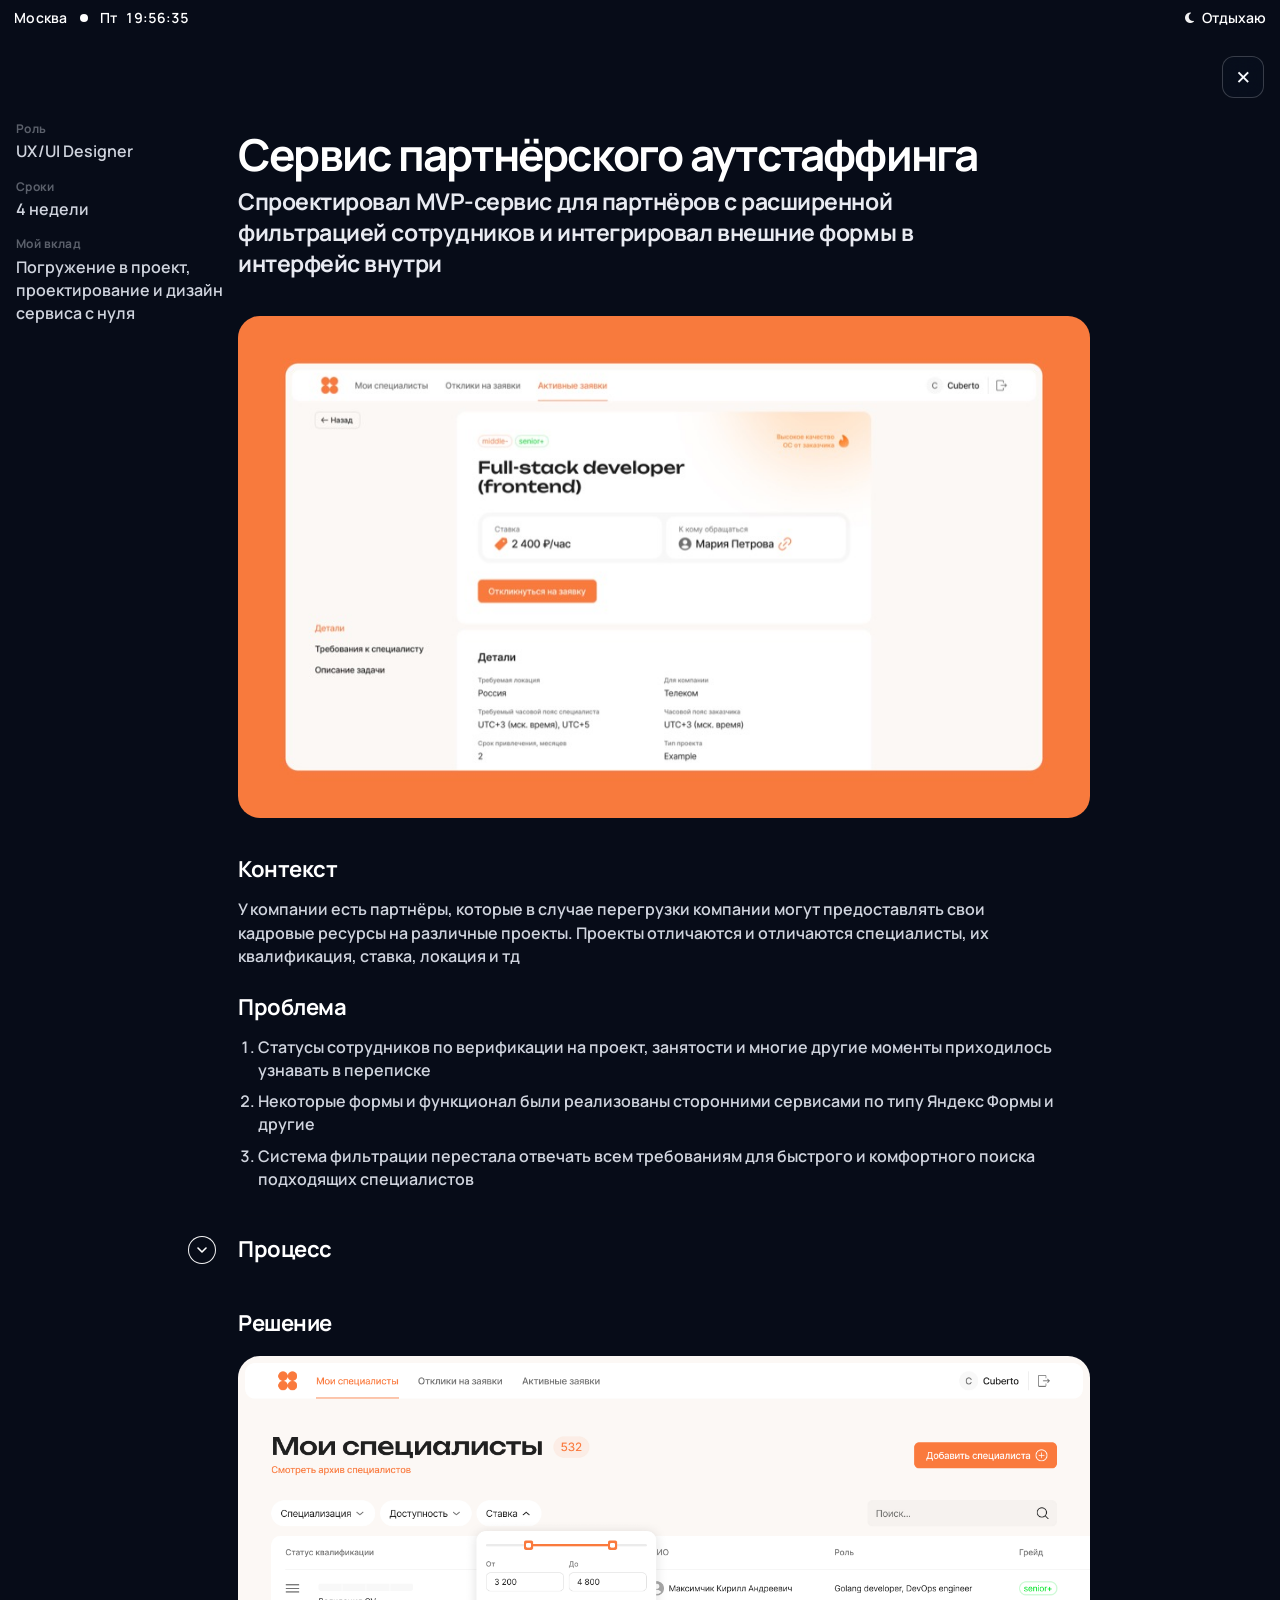
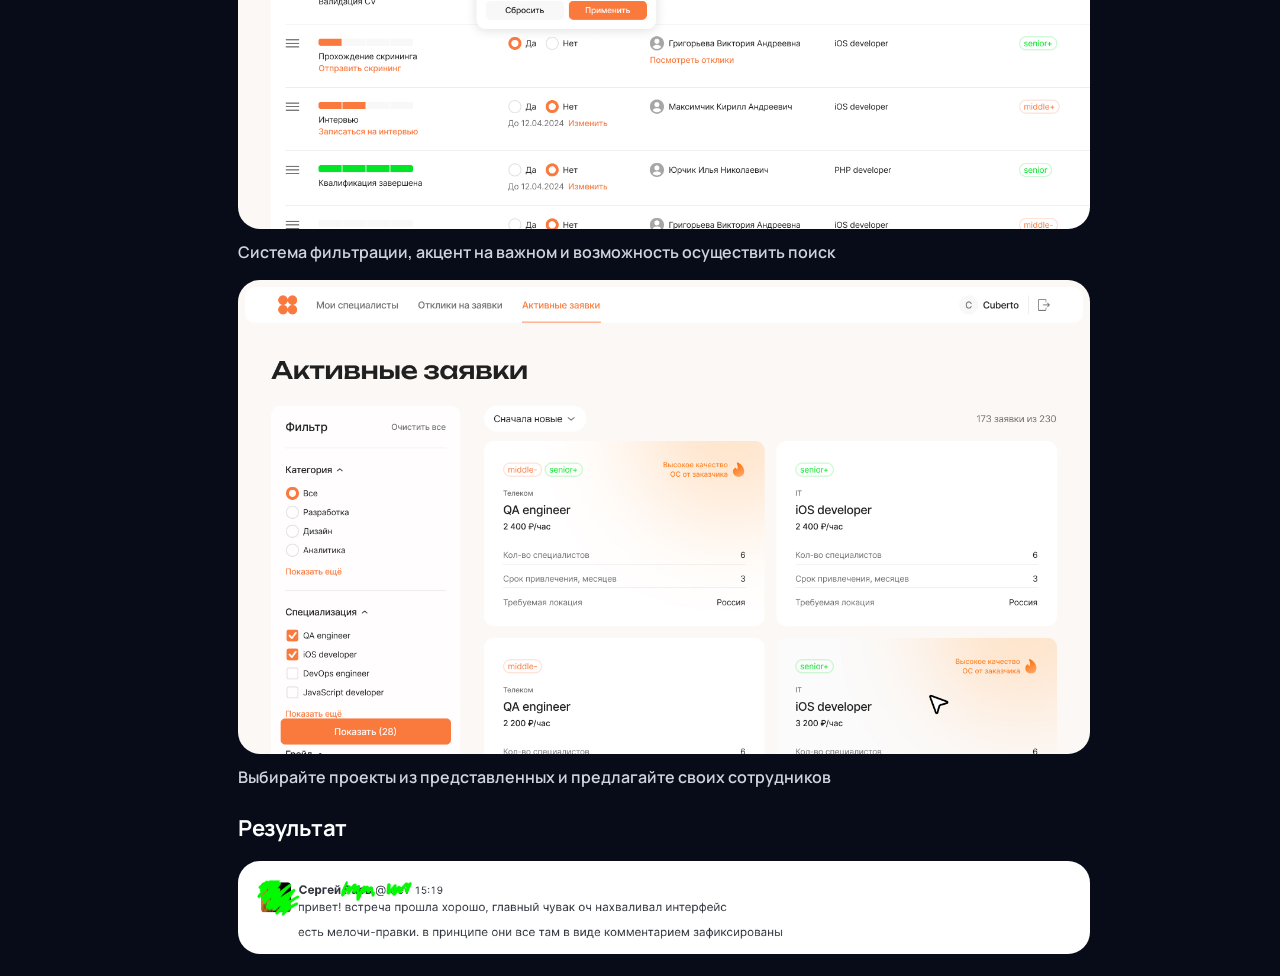
<file: projects/one/private/index.html>
<!doctype html>
<html lang="ru">
  <head>
    <meta charset="UTF-8" />
    <meta name="viewport" content="width=device-width, initial-scale=1.0" />
    <title>Сервис партнёрского аутстаффинга — Портфолио UI/UX</title>
    <meta name="description" content="Детальная страница проекта: сервис партнёрского аутстаффинга." />
    <link rel="icon" type="image/svg+xml" href="../../../assets/favicon.svg" />
    <link rel="apple-touch-icon" href="../../../assets/apple-touch-icon.png" />

    <link rel="preconnect" href="https://fonts.googleapis.com" />
    <link rel="preconnect" href="https://fonts.gstatic.com" crossorigin />
    <link
      href="https://fonts.googleapis.com/css2?family=Manrope:wght@400;500;600;700;800&display=swap"
      rel="stylesheet"
    />

    <link
      rel="stylesheet"
      href="https://cdnjs.cloudflare.com/ajax/libs/font-awesome/6.5.0/css/all.min.css"
      crossorigin="anonymous"
      referrerpolicy="no-referrer"
    />

    <link rel="stylesheet" href="../../../styles.css" />
  </head>
  <body class="page-detail">
    <div class="preloader" aria-live="polite" aria-label="Загрузка страницы проекта">
      <div class="preloader-inner">
        <div class="preloader-wordmark">Влад Ермаков</div>
        <span class="preloader-ticker" aria-hidden="true"></span>
        <div class="preloader-visuals" aria-hidden="true">
          <img class="preloader-visual preloader-visual-1" src="../../../assets/preloader-1.png" alt="" />
          <img class="preloader-visual preloader-visual-2" src="../../../assets/preloader-2.png" alt="" />
          <img class="preloader-visual preloader-visual-3" src="../../../assets/preloader-3.png" alt="" />
          <img class="preloader-visual preloader-visual-4" src="../../../assets/preloader-4.png" alt="" />
        </div>
      </div>
    </div>

    <div class="desktop-menubar" aria-label="Текущий статус">
      <div class="menubar-center">
        <span class="menubar-title">Москва</span>
        <span class="menubar-separator">•</span>
        <span id="moscow-weekday" class="menubar-weekday">---</span>
        <span id="moscow-time">--:--</span>
      </div>
      <div class="menubar-right">
        <i id="work-status-icon" class="fa-solid fa-briefcase menubar-status-icon" aria-hidden="true"></i>
        <span id="work-status" class="menubar-status">--</span>
      </div>
    </div>

    <main>
      <div class="container">
        <div class="detail-toolbar">
          <a class="detail-close" href="/" aria-label="Закрыть страницу проекта">×</a>
        </div>

        <section class="detail-hero case-shell" aria-label="Кейс проекта компании">
          <div class="detail-grid">
            <article class="detail-card case-hero-card">
              <div class="hero-lead">
                <h1 class="detail-title">Сервис партнёрского аутстаффинга</h1>

                <p class="about-text detail-intro-text">
                  Спроектировал MVP-сервис для партнёров с расширенной фильтрацией сотрудников и интегрировал
                  внешние формы в интерфейс внутри
                </p>
              </div>

              <div class="case-facts" aria-label="Краткие факты проекта">
                <div class="fact-item">
                  <span class="fact-label">Роль</span>
                  <span class="fact-value">UX/UI Designer</span>
                </div>
                <div class="fact-item">
                  <span class="fact-label">Сроки</span>
                  <span class="fact-value">4 недели</span>
                </div>
                <div class="fact-item">
                  <span class="fact-label">Мой вклад</span>
                  <span class="fact-value">Погружение в проект, проектирование и дизайн сервиса с нуля</span>
                </div>
              </div>
            </article>

            <div class="hero-media" aria-label="Превью кейса компании">
              <img
                src="../../../assets/project-one-thumb.jpg"
                srcset="../../../assets/project-one-thumb-960.jpg 960w, ../../../assets/project-one-thumb.jpg 1920w"
                sizes="(max-width: 920px) 100vw, 900px"
                alt="Превью кейса сервиса партнёрского аутстаффинга"
                width="1920"
                height="1133"
                decoding="async"
              />
            </div>
          </div>
        </section>

        <section class="content-section case-content" aria-label="Структура кейса компании">
          <article class="case-section">
            <h2 class="section-title">Контекст</h2>
            <p class="section-text">
              У компании есть партнёры, которые в случае перегрузки компании могут предоставлять свои кадровые
              ресурсы на различные проекты. Проекты отличаются и отличаются специалисты, их квалификация,
              ставка, локация и тд
            </p>
          </article>

          <article class="case-section">
            <h2 class="section-title">Проблема</h2>
            <ol class="case-list">
              <li>
                Статусы сотрудников по верификации на проект, занятости и многие другие моменты приходилось
                узнавать в переписке
              </li>
              <li>
                Некоторые формы и функционал были реализованы сторонними сервисами по типу Яндекс Формы и
                другие
              </li>
              <li>
                Система фильтрации перестала отвечать всем требованиям для быстрого и комфортного поиска
                подходящих специалистов
              </li>
            </ol>
          </article>

          <div class="spoiler-wrap case-secondary">
            <details>
              <summary>Процесс</summary>
              <div class="spoiler-content">
                <h3 class="spoiler-subtitle">Подготовительный этап</h3>
                <p class="spoiler-lead">
                  На старте зафиксировал вопросы по ключевым сценариям и деталям логики, чтобы синхронизироваться
                  с командой до проектирования экранов
                </p>
                <div class="hero-media case-result-media" aria-label="Подготовительный этап по проекту компании">
                  <img
                    src="../../../assets/agima-prep-stage.png"
                    alt="Скриншот с перечнем вопросов на подготовительном этапе проекта компании"
                    width="1404"
                    height="1262"
                    decoding="async"
                    loading="lazy"
                  />
                </div>

                <h3 class="spoiler-subtitle">Бенчмаркинг</h3>
                <p class="spoiler-lead">
                  Собрал интерфейсные решения из схожих или имеющих пересечения продуктов. Отмечал удачные
                  паттерны, приёмы взаимодействия с таблицами, фичи
                </p>
                <div class="hero-media case-result-media" aria-label="Бенчмаркинг по проекту компании">
                  <img
                    src="../../../assets/agima-benchmarking.png"
                    alt="Подборка интерфейсных решений для бенчмаркинга проекта компании"
                    width="1824"
                    height="770"
                    decoding="async"
                    loading="lazy"
                  />
                </div>

                <h3 class="spoiler-subtitle">Прототип</h3>
                <p class="spoiler-lead">
                  Из-за сжатых сроков и подробного ТЗ было принято решение не углубляться в детализацию
                  прототипа. Прототип использовал как инструмент для предварительного погружения в интерфейс,
                  проверки логики и уточнения деталей ТЗ
                </p>
                <div class="hero-media case-result-media" aria-label="Прототип по проекту компании">
                  <img
                    src="../../../assets/agima-prototype.png"
                    alt="Схема прототипа интерфейса проекта компании"
                    width="2780"
                    height="1182"
                    decoding="async"
                    loading="lazy"
                  />
                </div>
              </div>
            </details>
          </div>

          <article class="case-section">
            <h2 class="section-title">Решение</h2>
            <div class="hero-media case-result-media" aria-label="Решение по проекту компании">
              <img
                src="../../../assets/agima-solution.jpg"
                alt="Интерфейс компании с системой фильтрации сотрудников"
                width="2880"
                height="1600"
                decoding="async"
                loading="lazy"
              />
            </div>
            <p class="section-text">
              Система фильтрации, акцент на важном и возможность осуществить поиск
            </p>
            <div class="hero-media case-result-media" aria-label="Активные заявки в проекте компании">
              <img
                src="../../../assets/agima-solution-2.jpg"
                alt="Экран активных заявок с выбором проекта и откликом сотрудников в компании"
                width="2880"
                height="1600"
                decoding="async"
                loading="lazy"
              />
            </div>
            <p class="section-text">
              Выбирайте проекты из представленных и предлагайте своих сотрудников
            </p>
          </article>

          <article class="case-section">
            <h2 class="section-title">Результат</h2>
            <div class="hero-media case-result-media" aria-label="Скрин результата по проекту компании">
              <img
                src="../../../assets/agima-result-feedback.png"
                alt="Отзыв по результату проекта компании"
                width="1416"
                height="156"
                decoding="async"
                loading="lazy"
              />
            </div>
          </article>

        </section>
      </div>
    </main>

    <script src="../../../project-page.js" defer></script>
  </body>
</html>
</file>
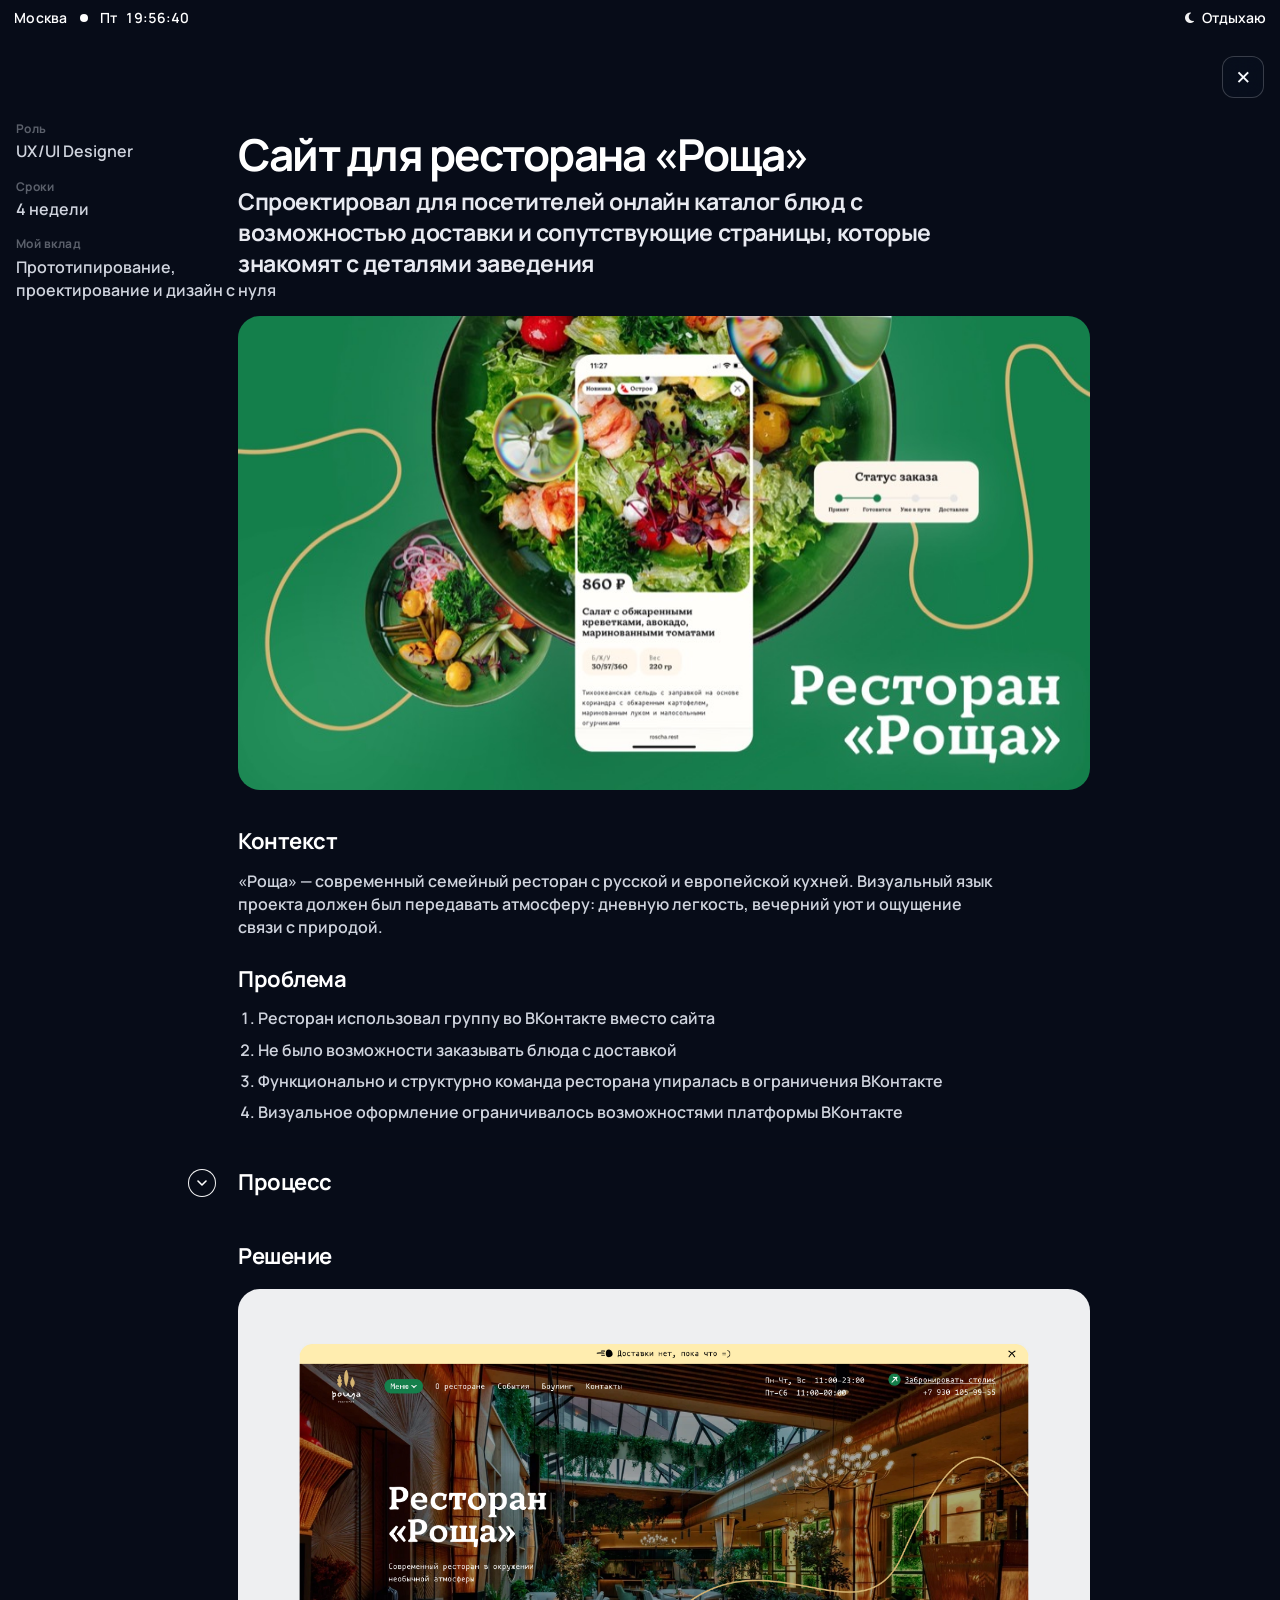
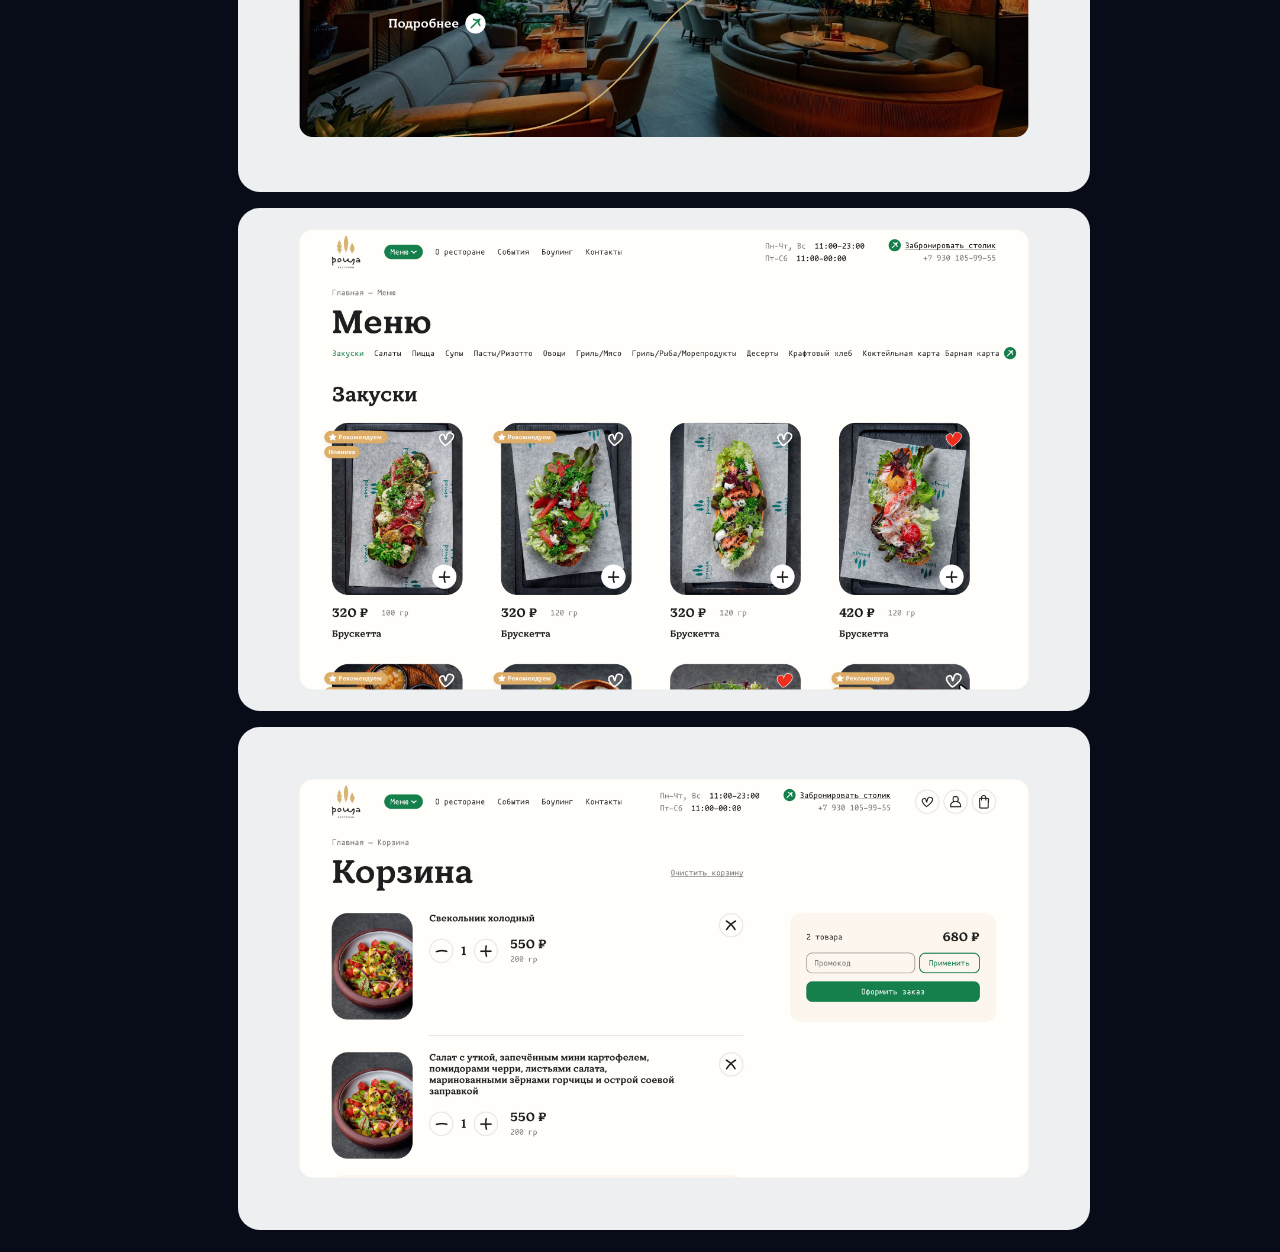
<file: projects/project-2.html>
<!doctype html>
<html lang="ru">
  <head>
    <meta charset="UTF-8" />
    <meta name="viewport" content="width=device-width, initial-scale=1.0" />
    <title>Сайт для ресторана «Роща» — Портфолио UI/UX</title>
    <meta name="description" content="Детальная страница проекта: сайт для ресторана «Роща»." />
    <link rel="icon" type="image/svg+xml" href="../assets/favicon.svg" />
    <link rel="apple-touch-icon" href="../assets/apple-touch-icon.png" />

    <link rel="preconnect" href="https://fonts.googleapis.com" />
    <link rel="preconnect" href="https://fonts.gstatic.com" crossorigin />
    <link
      href="https://fonts.googleapis.com/css2?family=Manrope:wght@400;500;600;700;800&display=swap"
      rel="stylesheet"
    />

    <link
      rel="stylesheet"
      href="https://cdnjs.cloudflare.com/ajax/libs/font-awesome/6.5.0/css/all.min.css"
      crossorigin="anonymous"
      referrerpolicy="no-referrer"
    />

    <link rel="stylesheet" href="../styles.css" />
  </head>
  <body class="page-detail">
    <div class="preloader" aria-live="polite" aria-label="Загрузка страницы проекта">
      <div class="preloader-inner">
        <div class="preloader-wordmark">Влад Ермаков</div>
        <span class="preloader-ticker" aria-hidden="true"></span>
        <div class="preloader-visuals" aria-hidden="true">
          <img class="preloader-visual preloader-visual-1" src="../assets/preloader-1.png" alt="" />
          <img class="preloader-visual preloader-visual-2" src="../assets/preloader-2.png" alt="" />
          <img class="preloader-visual preloader-visual-3" src="../assets/preloader-3.png" alt="" />
          <img class="preloader-visual preloader-visual-4" src="../assets/preloader-4.png" alt="" />
        </div>
      </div>
    </div>

    <div class="desktop-menubar" aria-label="Текущий статус">
      <div class="menubar-center">
        <span class="menubar-title">Москва</span>
        <span class="menubar-separator">•</span>
        <span id="moscow-weekday" class="menubar-weekday">---</span>
        <span id="moscow-time">--:--</span>
      </div>
      <div class="menubar-right">
        <i id="work-status-icon" class="fa-solid fa-briefcase menubar-status-icon" aria-hidden="true"></i>
        <span id="work-status" class="menubar-status">--</span>
      </div>
    </div>

    <main>
      <div class="container">
        <div class="detail-toolbar">
          <a class="detail-close" href="../index.html#projects" aria-label="Закрыть страницу проекта">×</a>
        </div>

        <section class="detail-hero case-shell" aria-label="Кейс проекта ресторана «Роща»">
          <div class="detail-grid">
            <article class="detail-card case-hero-card">
              <div class="hero-lead">
                <h1 class="detail-title">Сайт для ресторана «Роща»</h1>

                <p class="about-text detail-intro-text">
                  Спроектировал для посетителей онлайн каталог блюд с возможностью доставки и сопутствующие
                  страницы, которые знакомят с деталями заведения
                </p>
              </div>

              <div class="case-facts" aria-label="Краткие факты проекта">
                <div class="fact-item">
                  <span class="fact-label">Роль</span>
                  <span class="fact-value">UX/UI Designer</span>
                </div>
                <div class="fact-item">
                  <span class="fact-label">Сроки</span>
                  <span class="fact-value">4 недели</span>
                </div>
                <div class="fact-item">
                  <span class="fact-label">Мой вклад</span>
                  <span class="fact-value">Прототипирование, проектирование и дизайн с нуля</span>
                </div>
              </div>
            </article>

            <div class="hero-media" aria-label="Превью кейса ресторана «Роща»">
              <img
                src="../assets/project-2-thumb.jpg"
                srcset="../assets/project-2-thumb-960.jpg 960w, ../assets/project-2-thumb.jpg 1920w"
                sizes="(max-width: 920px) 100vw, 900px"
                alt="Превью кейса ресторана «Роща»"
                width="1920"
                height="1069"
                decoding="async"
              />
            </div>
          </div>
        </section>

        <section class="content-section case-content" aria-label="Структура кейса ресторана «Роща»">
          <article class="case-section">
            <h2 class="section-title">Контекст</h2>
            <p class="section-text">
              «Роща» — современный семейный ресторан с русской и европейской кухней. Визуальный язык проекта
              должен был передавать атмосферу: дневную легкость, вечерний уют и ощущение связи с природой.
            </p>
          </article>

          <article class="case-section">
            <h2 class="section-title">Проблема</h2>
            <ol class="case-list">
              <li>Ресторан использовал группу во ВКонтакте вместо сайта</li>
              <li>Не было возможности заказывать блюда с доставкой</li>
              <li>
                Функционально и структурно команда ресторана упиралась в ограничения ВКонтакте
              </li>
              <li>
                Визуальное оформление ограничивалось возможностями платформы ВКонтакте
              </li>
            </ol>
          </article>

          <div class="spoiler-wrap case-secondary">
            <details>
              <summary>Процесс</summary>
              <div class="spoiler-content">
                <h3 class="spoiler-subtitle">Карта сайта</h3>

                <h3 class="spoiler-subtitle">Прототип</h3>

                <h3 class="spoiler-subtitle">Бриф</h3>

                <h3 class="spoiler-subtitle">Теги под референсы</h3>
                <p class="spoiler-lead">
                  Чтобы более чётко попасть в ожидания я собирал несколько тегов и описал их. Эту группу тегов
                  обсудили с клиентом и арт директором, чтобы синхронизироваться по ощущениям и ожиданиям
                </p>
                <div class="hero-media case-result-media" aria-label="Теги под референсы по проекту Роща">
                  <img
                    src="../assets/roshcha-tags.jpg"
                    alt="Подборка тегов под референсы для проекта ресторана Роща"
                    width="1855"
                    height="752"
                    decoding="async"
                    loading="lazy"
                  />
                </div>

                <h3 class="spoiler-subtitle">Референсы под теги</h3>
                <p class="spoiler-lead">
                  Дальше я нашёл референсы под конкретные теги, чтобы опираться и докручивать конкретное
                  ощущение в случае необходимости.
                </p>
                <div class="hero-media case-result-media" aria-label="Референсы под теги по проекту Роща">
                  <img
                    src="../assets/roshcha-references.jpg"
                    alt="Подборка референсов по тегам для проекта ресторана Роща"
                    width="1920"
                    height="776"
                    decoding="async"
                    loading="lazy"
                  />
                </div>

                <h3 class="spoiler-subtitle">Концепция на примере главной</h3>
              </div>
            </details>
          </div>

          <article class="case-section">
            <h2 class="section-title">Решение</h2>
            <div class="hero-media case-result-media" aria-label="Экран корзины сайта ресторана Роща">
              <img
                src="../assets/roshcha-solution-1.jpg"
                alt="Экран корзины на сайте ресторана Роща"
                width="2880"
                height="1700"
                decoding="async"
                loading="lazy"
              />
            </div>
            <div class="hero-media case-result-media" aria-label="Экран меню сайта ресторана Роща">
              <img
                src="../assets/roshcha-solution-2.jpg"
                alt="Экран меню на сайте ресторана Роща"
                width="2880"
                height="1700"
                decoding="async"
                loading="lazy"
              />
            </div>
            <div class="hero-media case-result-media" aria-label="Главный экран сайта ресторана Роща">
              <img
                src="../assets/roshcha-solution-3.jpg"
                alt="Главный экран сайта ресторана Роща"
                width="2880"
                height="1700"
                decoding="async"
                loading="lazy"
              />
            </div>
          </article>

        </section>
      </div>
    </main>

    <script src="../project-page.js" defer></script>
  </body>
</html>
</file>
<file: styles.css>
:root {
  --bg: #e9edf5;
  --text: #121319;
  --muted: rgba(18, 19, 25, 0.68);
  --radius-lg: 22px;
  --radius-md: 16px;
  --desktop-edge-offset: 42px;
  --desktop-widget-width: 334px;
  --desktop-app-row-top: 286px;
  --desktop-window-head-height: 40px;
  --glass-bg-soft: linear-gradient(145deg, rgba(255, 255, 255, 0.26), rgba(255, 255, 255, 0.08));
  --glass-bg-strong: linear-gradient(145deg, rgba(255, 255, 255, 0.34), rgba(255, 255, 255, 0.14));
  --glass-shadow-strong: 0 24px 42px rgba(2, 10, 32, 0.26);
  --glass-blur-strong: blur(20px) saturate(1.08);
}

* {
  box-sizing: border-box;
}

html,
body {
  height: 100%;
}

body {
  margin: 0;
  font-family: Manrope, ui-sans-serif, system-ui, -apple-system, Segoe UI, Roboto, Helvetica, Arial, "Apple Color Emoji",
    "Segoe UI Emoji";
  color: var(--text);
  background: var(--bg);
  line-height: 1.45;
}

body.page-home {
  height: 100svh;
  overflow: hidden;
}

.preloader {
  position: fixed;
  inset: 0;
  z-index: 120;
  display: grid;
  place-items: center;
  background: #10182f;
  animation: preloaderBgPulse 1.8s steps(1, end) infinite;
  opacity: 1;
  visibility: visible;
  transition: opacity 220ms ease 340ms, visibility 0s linear 560ms;
}

.preloader-inner {
  position: relative;
  width: 100%;
  height: 100%;
}

.preloader-wordmark {
  position: absolute;
  top: 0;
  left: 0;
  right: 0;
  height: 36px;
  display: flex;
  align-items: center;
  justify-content: center;
  font-size: 14px;
  font-weight: 600;
  line-height: 1.2;
  letter-spacing: 0;
  color: #fff;
  text-shadow: none;
  white-space: nowrap;
  z-index: 3;
}

.preloader-visuals {
  position: absolute;
  inset: 0;
  display: grid;
  place-items: center;
  pointer-events: none;
  z-index: 2;
}

.preloader-ticker {
  position: absolute;
  width: 1px;
  height: 1px;
  top: 0;
  left: 0;
  opacity: 0;
  pointer-events: none;
  animation: preloaderSlideTick 450ms linear infinite;
}

.preloader-visual {
  position: absolute;
  width: min(58vw, 520px);
  max-height: min(58vh, 520px);
  object-fit: contain;
  opacity: 0;
  animation-duration: 1.8s;
  animation-timing-function: steps(1, end);
  animation-iteration-count: infinite;
}

.preloader-visual-1 {
  animation-name: preloaderVisualPhase1;
}

.preloader-visual-2 {
  animation-name: preloaderVisualPhase2;
}

.preloader-visual-3 {
  animation-name: preloaderVisualPhase3;
}

.preloader-visual-4 {
  animation-name: preloaderVisualPhase4;
}

body.is-ready .preloader-visuals {
  opacity: 0;
  transition: opacity 180ms ease-out;
}

body.is-ready .preloader,
body.is-ready .preloader * {
  animation-play-state: paused !important;
}

body.is-ready .preloader {
  opacity: 0;
  visibility: hidden;
  pointer-events: none;
}

@keyframes preloaderBgPulse {
  0% { background-color: #007bff; }
  25% { background-color: #b83a53; }
  50% { background-color: #6d28d9; }
  75% { background-color: #eb4d1f; }
  100% { background-color: #007bff; }
}

@keyframes preloaderVisualPhase1 {
  0%,
  24.99% {
    opacity: 1;
  }
  25%,
  100% {
    opacity: 0;
  }
}

@keyframes preloaderVisualPhase2 {
  0%,
  24.99% {
    opacity: 0;
  }
  25%,
  49.99% {
    opacity: 1;
  }
  50%,
  100% {
    opacity: 0;
  }
}

@keyframes preloaderVisualPhase3 {
  0%,
  49.99% {
    opacity: 0;
  }
  50%,
  74.99% {
    opacity: 1;
  }
  75%,
  100% {
    opacity: 0;
  }
}

@keyframes preloaderVisualPhase4 {
  0%,
  74.99% {
    opacity: 0;
  }
  75%,
  99.99% {
    opacity: 1;
  }
  100% {
    opacity: 0;
  }
}

@keyframes preloaderSlideTick {
  from {
    transform: translateX(0);
  }
  to {
    transform: translateX(1px);
  }
}

body.page-home main {
  height: 100svh;
}

body.page-home .desktop-scene {
  height: 100svh;
  min-height: 100svh;
}

img {
  max-width: 100%;
  display: block;
}

a {
  color: inherit;
  text-decoration: none;
}

.container {
  width: min(900px, calc(100% - 40px));
  margin: 0 auto;
}

.h2 {
  margin: 0;
  font-size: clamp(26px, 3vw, 34px);
  letter-spacing: -0.03em;
}

.muted {
  color: var(--muted);
}

/* Desktop home scene */
.desktop-scene {
  position: relative;
  min-height: 100svh;
  overflow: hidden;
  background-color: #0d1118;
  background-image: none;
}

.desktop-video {
  position: absolute;
  inset: 0;
  width: 100%;
  height: 100%;
  object-fit: cover;
  z-index: 0;
  opacity: 0;
  transition: none;
}

.desktop-scene.skip-video-intro .desktop-video,
.desktop-scene.skip-video-intro .desktop-poster {
  transition: none !important;
}

.no-home-video-intro .desktop-video,
.no-home-video-intro .desktop-poster {
  transition: none !important;
}

.desktop-poster {
  position: absolute;
  inset: 0;
  z-index: 0;
  background:
    radial-gradient(circle at 18% 20%, rgba(154, 192, 166, 0.42), transparent 46%),
    radial-gradient(circle at 82% 12%, rgba(190, 214, 232, 0.28), transparent 42%),
    linear-gradient(180deg, #5b7686 0%, #3c5a6c 50%, #2b4657 100%);
  opacity: 1;
  transition: none;
}

.desktop-scene.video-ready .desktop-video.is-active {
  opacity: 1;
}

.desktop-scene.video-ready .desktop-poster {
  opacity: 0;
}

.desktop-scene.video-crossfading .desktop-video {
  transition-duration: 0ms;
}


.desktop-menubar {
  position: absolute;
  top: 0;
  left: 0;
  right: 0;
  z-index: 3;
  height: 36px;
  display: flex;
  align-items: center;
  justify-content: flex-start;
  padding: 0 14px;
  background: transparent;
  border-bottom: 0;
  backdrop-filter: none;
  color: rgba(255, 255, 255, 0.95);
  font-size: 12px;
  font-weight: 700;
}

.menubar-center {
  display: flex;
  align-items: center;
  gap: 8px;
  font-size: 14px;
  font-weight: 600;
  line-height: 1.2;
  color: #fff;
  text-shadow: none;
}

.menubar-weekday {
  margin-left: 0;
}

.menubar-right {
  position: absolute;
  right: 14px;
  display: inline-flex;
  align-items: center;
  gap: 8px;
  max-width: min(62vw, 760px);
  color: #fff;
  font-size: 14px;
  font-weight: 600;
  line-height: 1.2;
  text-shadow: none;
  white-space: nowrap;
}

.menubar-status {
  overflow: hidden;
  text-overflow: ellipsis;
  font-family: Manrope, ui-sans-serif, system-ui, -apple-system, Segoe UI, Roboto, Helvetica, Arial, "Apple Color Emoji",
    "Segoe UI Emoji";
  font-weight: 600;
  line-height: 1.2;
  letter-spacing: 0;
  text-shadow: none;
  white-space: nowrap;
}

.menubar-status-icon {
  font-size: 12px;
  opacity: 0.95;
}

.menubar-title {
  letter-spacing: 0.02em;
}

.menubar-separator {
  display: inline-flex;
  align-items: center;
  justify-content: center;
  width: 16px;
  height: 16px;
  font-size: 0;
  line-height: 0;
  opacity: 1;
  animation: separatorPulse 2.1s ease-in-out infinite;
}

.menubar-separator::before {
  content: "";
  width: 8px;
  height: 8px;
  border-radius: 50%;
  background: currentColor;
}

#moscow-time {
  display: inline-block;
  width: 8ch;
  text-align: left;
  font-variant-numeric: tabular-nums;
  font-feature-settings: "tnum" 1;
}

@keyframes separatorPulse {
  0%,
  100% {
    opacity: 1;
  }
  50% {
    opacity: 0.28;
  }
}

.desktop-overlay {
  position: absolute;
  inset: 0;
  pointer-events: none;
  background: none;
}

.desktop-icons {
  position: relative;
  height: 100svh;
  z-index: 1;
  pointer-events: none;
}

.desktop-item {
  position: absolute;
  width: 102px;
  display: flex;
  flex-direction: column;
  align-items: center;
  gap: 8px;
  user-select: none;
  -webkit-user-select: none;
  touch-action: none;
  cursor: grab;
  -webkit-user-drag: none;
  border: 0;
  background: transparent;
  padding: 0;
  font: inherit;
  color: inherit;
  pointer-events: auto;
}

.profile-folder {
  width: var(--desktop-widget-width);
  left: var(--desktop-edge-offset);
  top: 62px;
  padding: 8px;
  border-radius: 36px;
  background: var(--glass-bg-soft);
  border: none;
  box-shadow: 0 18px 34px rgba(2, 10, 32, 0.2);
  backdrop-filter: blur(10px) saturate(1.08);
  flex-direction: row;
  justify-content: flex-start;
  align-items: center;
  gap: 22px;
}

.profile-folder .desktop-icon {
  width: 116px;
  height: 116px;
  border-radius: 24px;
  flex: 0 0 auto;
  box-shadow: none;
  transition: none;
}

.profile-folder .photo-icon {
  border-radius: 0;
  padding: 0;
  background: transparent;
  box-shadow: none;
  backdrop-filter: none;
}

.profile-folder .photo-icon img {
  border-radius: 34px;
}

.desktop-item.profile-folder:hover .desktop-icon,
.desktop-item.profile-folder.is-dragging .desktop-icon {
  transform: none;
  box-shadow: none;
}

.profile-text {
  display: flex;
  flex-direction: column;
  gap: 10px;
  align-items: flex-start;
}

.profile-folder .desktop-label {
  text-align: left;
  font-size: 28px;
  font-weight: 600;
  line-height: 1.02;
  letter-spacing: -0.03em;
  max-width: 140px;
  text-shadow: none;
}

.profile-role {
  font-size: 14px;
  font-weight: 600;
  line-height: 1.2;
  color: #fff;
  text-shadow: none;
}

.profile-socials {
  display: flex;
  align-items: center;
  justify-content: space-between;
  width: 100%;
  height: 100%;
  gap: 0;
}

.profile-social-plate-widget {
  width: var(--desktop-widget-width);
  height: 42px;
  left: var(--desktop-edge-offset);
  top: 199px;
  border-radius: 24px;
  display: flex;
  flex-direction: row;
  align-items: center;
  justify-content: flex-start;
  padding: 0 10px;
  background: var(--glass-bg-strong);
  box-shadow: 0 20px 34px rgba(2, 10, 32, 0.22);
  backdrop-filter: var(--glass-blur-strong);
}

.profile-social-link {
  flex: 1 1 0;
  width: auto;
  height: 100%;
  border-radius: 0;
  display: inline-flex;
  align-items: center;
  justify-content: center;
  color: #fff;
  background: transparent;
  border: 0;
  font-size: 18px;
  transition: transform 120ms ease, opacity 120ms ease;
  position: relative;
  padding: 0;
}

.profile-social-link:hover {
  transform: translateY(-1px);
  opacity: 0.86;
}

.profile-social-link + .profile-social-link {
  border-left: 1px solid rgba(255, 255, 255, 0.16);
}

.desktop-item:active,
.desktop-item.is-dragging {
  cursor: grabbing;
}

.desktop-icon {
  width: 74px;
  height: 74px;
  border-radius: 18px;
  display: grid;
  place-items: center;
  box-shadow: 0 10px 20px rgba(2, 10, 32, 0.24);
  transition: transform 150ms ease, box-shadow 150ms ease;
}

.desktop-item:hover .desktop-icon {
  transform: translateY(-2px);
}

.desktop-item.is-dragging .desktop-icon {
  transform: scale(1.05);
  box-shadow: 0 16px 28px rgba(2, 10, 32, 0.3);
}

.photo-icon {
  border-radius: 20px;
  padding: 5px;
  background: linear-gradient(150deg, rgba(255, 255, 255, 0.55), rgba(255, 255, 255, 0.1));
  backdrop-filter: blur(4px);
}

.photo-icon img {
  width: 100%;
  height: 100%;
  object-fit: cover;
  border-radius: 14px;
}

.social-icon.folder {
  background: linear-gradient(145deg, #ffd776, #f6b84c);
  color: #734f13;
  font-size: 30px;
}

.desktop-folder-projects {
  left: var(--desktop-edge-offset);
  top: var(--desktop-app-row-top);
}

.social-icon.figma {
  background: #1e1f23;
}

.desktop-app-figma {
  left: calc(var(--desktop-edge-offset) + 108px);
  top: var(--desktop-app-row-top);
}

.app-glyph {
  display: block;
  object-fit: contain;
}

.figma-glyph {
  width: 64%;
  height: 64%;
}

.desktop-label {
  max-width: 100%;
  text-align: center;
  font-size: 14px;
  font-weight: 700;
  line-height: 1.2;
  color: #fff;
  text-shadow: 0 2px 8px rgba(0, 0, 0, 0.55);
}

.desktop-hint {
  position: absolute;
  right: var(--desktop-edge-offset);
  bottom: var(--desktop-edge-offset);
  z-index: 1;
  font-size: 13px;
  font-weight: 700;
  color: rgba(255, 255, 255, 0.95);
  background: rgba(5, 12, 36, 0.35);
  border: 1px solid rgba(255, 255, 255, 0.18);
  border-radius: 999px;
  padding: 10px 14px;
  backdrop-filter: blur(8px);
}

.desktop-window-zone {
  position: absolute;
  top: 56px;
  right: var(--desktop-edge-offset);
  bottom: 28px;
  left: clamp(380px, 38vw, 520px);
  z-index: 2;
  display: flex;
  flex-direction: column;
  gap: 5px;
  pointer-events: none;
}

.desktop-window {
  height: auto;
  flex: 1 1 auto;
  border-radius: 12px;
  overflow: hidden;
  background: var(--glass-bg-soft);
  box-shadow: var(--glass-shadow-strong);
  border: none;
  backdrop-filter: var(--glass-blur-strong);
  display: flex;
  flex-direction: column;
  pointer-events: auto;
}

.desktop-window.is-hidden {
  display: none;
}

.desktop-window-head.is-hidden {
  display: none;
}

.desktop-window-head {
  height: var(--desktop-window-head-height);
  min-height: var(--desktop-window-head-height);
  max-height: var(--desktop-window-head-height);
  flex: 0 0 var(--desktop-window-head-height);
  display: flex;
  align-items: center;
  justify-content: space-between;
  padding: 0 10px 0 16px;
  background: var(--glass-bg-strong);
  border-radius: 11px;
  box-shadow: var(--glass-shadow-strong);
  backdrop-filter: var(--glass-blur-strong);
  pointer-events: auto;
}

.page-home .desktop-window-head {
  height: var(--desktop-window-head-height) !important;
  min-height: var(--desktop-window-head-height) !important;
  max-height: var(--desktop-window-head-height) !important;
  flex: 0 0 var(--desktop-window-head-height) !important;
  padding-top: 0 !important;
  padding-bottom: 0 !important;
}

.window-pill {
  display: inline-flex;
  align-items: center;
  gap: 7px;
  font-size: 14px;
  font-weight: 600;
  line-height: 1.2;
  color: #fff;
  text-shadow: none;
}

.window-pill i {
  font-size: 12px;
}

.window-close {
  width: 32px;
  height: 18px;
  border: 0;
  border-radius: 8px;
  display: inline-flex;
  align-items: center;
  justify-content: center;
  background: #ff5f57;
  color: rgba(110, 24, 24, 0.95);
  font-size: 15px;
  font-weight: 800;
  line-height: 1;
  cursor: pointer;
  box-shadow: none;
}

.window-close:hover {
  filter: brightness(0.96);
}

.desktop-window-body {
  padding: 16px 16px 20px;
  overflow: auto;
  flex: 1 1 auto;
  min-height: 0;
}

.desktop-window .project-card {
  background: transparent;
  border: 0;
  border-radius: 0;
  padding: 0;
  overflow: visible;
}

.desktop-window .project-thumb {
  border-radius: 10px;
}

.desktop-window .project-body {
  width: 83.3333%;
  padding: 12px 2px 2px;
}

.desktop-window .project-title {
  font-size: clamp(20px, 2vw, 27px);
  color: #fff;
  max-width: 100%;
}

.desktop-window .project-desc {
  margin: 6px 0 0;
  font-size: 14px;
  font-weight: 600;
  line-height: 1.2;
  color: #fff;
  text-shadow: none;
  max-width: 100%;
}

.projects-grid {
  display: grid;
  grid-template-columns: 1fr;
  gap: 18px;
}

.desktop-window .projects-grid.window-projects-grid {
  column-gap: 0;
  row-gap: 34px;
}

.project-card {
  display: grid;
  grid-template-rows: auto 1fr;
  border-radius: var(--radius-lg);
  overflow: hidden;
  transition: transform 180ms ease;
}

.project-card:hover {
  transform: translateY(-3px);
}

.project-thumb {
  aspect-ratio: 16 / 9;
  border-radius: var(--radius-lg);
  overflow: hidden;
}

.project-thumb img {
  width: 100%;
  height: 100%;
  object-fit: cover;
}

.project-body {
  padding: 14px 2px 4px;
  max-width: 88%;
}

.project-title {
  font-size: clamp(30px, 4vw, 38px);
  margin: 0;
  letter-spacing: -0.02em;
}

.project-desc {
  margin: 10px 0 0;
  color: rgba(18, 19, 25, 0.72);
  font-weight: 600;
}

/* Shared navigation for project pages */
.topbar {
  position: static;
  top: auto;
  z-index: auto;
  background: transparent;
  padding-top: 10px;
}

.topbar-inner {
  display: flex;
  align-items: center;
  justify-content: space-between;
  gap: 14px;
  width: min(680px, calc(100% - 24px));
  margin: 0 auto;
  padding: 4px 4px 4px 14px;
  border-radius: 12px;
  background: rgba(42, 44, 50, 0.96);
  box-shadow: 0 14px 32px rgba(18, 19, 25, 0.22);
}

.brand {
  display: flex;
  align-items: center;
  gap: 10px;
  font-size: 16px;
  font-weight: 600;
  letter-spacing: -0.02em;
  color: #fff;
}

.brand-mark {
  width: 30px;
  height: 30px;
  border-radius: 10px;
  background: linear-gradient(135deg, #ff7e5f, #ff4d6d);
}

.resume-short {
  display: none;
}

.topbar .nav {
  display: flex;
  gap: 4px;
}

.nav a {
  color: #fff;
  background: #f97316;
  font-size: 15px;
  font-weight: 700;
  padding: 7px 12px;
  border-radius: 8px;
  transition: transform 120ms ease, background 120ms ease;
}

.nav a:hover {
  background: #ea580c;
  transform: translateY(-1px);
}

.nav a.nav-resume {
  background: #ffffff;
  color: #1f2937;
}

.nav a.nav-resume:hover {
  background: #f3f4f6;
}

/* Project detail page */
.breadcrumbs {
  margin-top: 18px;
  display: flex;
  gap: 10px;
  color: var(--muted);
  font-weight: 650;
}

.breadcrumbs a {
  color: rgba(18, 19, 25, 0.72);
  text-decoration: underline;
  text-decoration-color: rgba(18, 19, 25, 0.2);
}

.detail-hero {
  padding: 12px 0 10px;
}

.detail-grid {
  display: grid;
  grid-template-columns: 1fr;
  gap: 14px;
  align-items: start;
}

.detail-card {
  background: rgba(255, 255, 255, 0.76);
  border: 1px solid rgba(18, 19, 25, 0.1);
  border-radius: var(--radius-lg);
  padding: 20px;
}

.hero-media {
  border: 0;
  background: transparent;
}

.hero-media img {
  width: 100%;
  height: auto;
  object-fit: cover;
  border-radius: var(--radius-lg);
}

.case-result-media {
  margin-top: 16px;
}

.page-detail .spoiler-content .spoiler-lead + .hero-media {
  margin-top: 12px;
}

.page-detail .spoiler-content .hero-media + .spoiler-subtitle {
  margin-top: 22px;
}

.detail-title {
  margin: 0;
  font-size: clamp(26px, 3.5vw, 44px);
  line-height: 1;
  letter-spacing: -0.04em;
}

.detail-meta {
  margin-top: 10px;
  color: rgba(18, 19, 25, 0.72);
  font-weight: 650;
}

.tag-row {
  display: flex;
  flex-wrap: wrap;
  gap: 10px;
  margin-top: 16px;
}

.tag {
  border: 1px solid rgba(18, 19, 25, 0.12);
  background: rgba(255, 255, 255, 0.65);
  border-radius: 999px;
  padding: 10px 12px;
  font-weight: 750;
  color: rgba(18, 19, 25, 0.76);
  font-size: 13px;
}

.about-text {
  margin-top: 0;
  max-width: 34ch;
  font-size: clamp(18px, 2.3vw, 23px);
  font-weight: 700;
  letter-spacing: -0.02em;
  color: rgba(18, 19, 25, 0.9);
  line-height: 1.35;
}

.detail-intro-text {
  margin-top: 16px;
}

.btn-row {
  display: flex;
  align-items: center;
  justify-content: flex-start;
  gap: 12px;
  margin-top: 18px;
}

.btn {
  display: inline-flex;
  align-items: center;
  gap: 10px;
  padding: 12px 14px;
  border-radius: 999px;
  font-weight: 750;
  border: 1px solid rgba(18, 19, 25, 0.12);
  background: rgba(255, 255, 255, 0.7);
  transition: transform 120ms ease, background 120ms ease, border-color 120ms ease;
}

.btn:hover {
  transform: translateY(-1px);
  background: rgba(255, 255, 255, 0.95);
  border-color: rgba(79, 70, 229, 0.35);
}

.btn-primary {
  border-color: rgba(79, 70, 229, 0.25);
  background: linear-gradient(135deg, rgba(79, 70, 229, 0.16), rgba(6, 182, 212, 0.1));
}

.content-section {
  padding: 22px 0;
}

body.page-detail {
  min-height: 100svh;
  background: #070c18;
}

.page-detail .desktop-menubar {
  position: fixed;
  top: 0;
  left: 0;
  right: 0;
  z-index: 34;
}

.page-detail .desktop-menubar .menubar-right {
  right: 14px;
}

.page-detail main {
  padding-top: 48px;
}

@media (min-width: 921px) {
  .page-detail main {
    padding-top: 120px;
  }
}

.page-detail .container {
  width: min(900px, calc(100% - 32px));
}

.detail-toolbar {
  padding-top: 0;
  display: flex;
  justify-content: flex-end;
  position: fixed;
  top: 56px;
  right: 16px;
  z-index: 40;
}

.detail-close {
  display: inline-flex;
  align-items: center;
  justify-content: center;
  width: 42px;
  height: 42px;
  border-radius: 12px;
  font-size: 30px;
  line-height: 1;
  font-weight: 400;
  color: #f8fbff;
  border: 1px solid rgba(255, 255, 255, 0.2);
  background: rgba(9, 16, 33, 0.5);
  backdrop-filter: blur(10px);
}

.detail-close:hover {
  border-color: rgba(255, 255, 255, 0.35);
  background: rgba(9, 16, 33, 0.7);
}

.page-detail .breadcrumbs {
  color: rgba(246, 249, 255, 0.72);
}

.page-detail .breadcrumbs a {
  color: rgba(255, 255, 255, 0.9);
  text-decoration-color: rgba(255, 255, 255, 0.3);
}

.page-detail .detail-card,
.page-detail .fact-item {
  border-color: rgba(255, 255, 255, 0.2);
  background: transparent;
  backdrop-filter: none;
}

.page-detail .case-hero-card {
  border: 0;
  border-radius: 0;
  padding: 0;
}

.page-detail .case-section,
.page-detail details {
  border: 0;
  background: transparent;
  backdrop-filter: none;
  padding: 0;
}

.page-detail details[open] {
  background: transparent;
  border: 0;
}

.page-detail .hero-media {
  border-color: rgba(255, 255, 255, 0.2);
  background: transparent;
}

.page-detail .detail-meta,
.page-detail .section-text,
.page-detail .case-list,
.page-detail .spoiler-content,
.page-detail .fact-value {
  color: rgba(241, 246, 255, 0.86);
}

.page-detail .tag {
  border-color: rgba(255, 255, 255, 0.24);
  background: rgba(255, 255, 255, 0.1);
  color: rgba(249, 252, 255, 0.95);
}

.page-detail .detail-title,
.page-detail .section-title,
.page-detail .fact-label,
.page-detail summary {
  color: #ffffff;
}

.page-detail .fact-label {
  color: rgba(241, 246, 255, 0.36);
}

@media (min-width: 1280px) {
  .page-detail .case-facts {
    position: fixed;
    top: 120px;
    left: 16px;
    width: 260px;
    margin-top: 0;
    z-index: 35;
  }

  .page-detail .case-content {
    padding-left: 48px;
  }

  .page-detail .detail-hero {
    padding-left: 48px;
  }
}

.page-detail summary {
  display: flex;
  align-items: center;
  justify-content: flex-start;
  gap: 12px;
  font-size: 22px;
  font-weight: 700;
  letter-spacing: -0.02em;
  position: relative;
  overflow: visible;
}

.page-detail summary::before {
  content: "";
  position: absolute;
  left: -50px;
  top: 50%;
  width: 26px;
  height: 26px;
  border: 1px solid rgba(255, 255, 255, 0.95);
  border-radius: 999px;
  background-image: url("data:image/svg+xml,%3Csvg xmlns='http://www.w3.org/2000/svg' width='10' height='6' viewBox='0 0 10 6'%3E%3Cpath d='M1 1l4 4 4-4' fill='none' stroke='white' stroke-width='1.6' stroke-linecap='round' stroke-linejoin='round'/%3E%3C/svg%3E");
  background-repeat: no-repeat;
  background-position: center;
  background-size: 10px 6px;
  transform: translateY(-50%) rotate(0deg);
  opacity: 1;
  transition: transform 160ms ease;
}

.page-detail details[open] summary::before {
  transform: translateY(-50%) rotate(180deg);
}

.page-detail .spoiler-content {
  margin-top: 10px;
}

.page-detail .spoiler-subtitle {
  margin: 0 0 6px;
  font-size: 16px;
  font-weight: 700;
  letter-spacing: -0.01em;
  color: #ffffff;
}

.page-detail .spoiler-subtitle + .spoiler-subtitle,
.page-detail .spoiler-lead + .spoiler-subtitle {
  margin-top: 18px;
}

.page-detail .spoiler-lead {
  margin: 0 0 10px;
  font-size: 14px;
  font-weight: 600;
  line-height: 1.35;
  color: rgba(241, 246, 255, 0.78);
}

.page-detail .about-text {
  color: rgba(246, 249, 255, 0.94);
  max-width: 88%;
}

.page-detail .hero-lead {
  padding-left: 0;
}

.page-detail .hero-lead .detail-intro-text {
  margin-top: 10px;
}

.page-detail .detail-hero {
  padding-bottom: 14px;
}

.case-content {
  display: grid;
  gap: 24px;
}

.case-section {
  border: 0;
  background: transparent;
  border-radius: 0;
  padding: 0;
}

.section-title {
  margin: 0;
  font-size: 22px;
  letter-spacing: -0.02em;
}

.section-text {
  margin: 12px 0 0;
  color: rgba(18, 19, 25, 0.76);
  font-weight: 600;
  max-width: 76ch;
}

.case-list {
  margin: 12px 0 0;
  padding-left: 20px;
  color: rgba(18, 19, 25, 0.76);
  font-weight: 600;
}

.case-list li + li {
  margin-top: 8px;
}

.case-facts {
  display: grid;
  gap: 14px;
  margin-top: 18px;
}

.fact-item {
  border: 0;
  border-radius: 0;
  padding: 0;
  background: transparent;
  display: block;
}

.fact-label {
  display: block;
  font-size: 12px;
  font-weight: 700;
  letter-spacing: 0.04em;
  text-transform: none;
  color: rgba(18, 19, 25, 0.62);
}

.fact-value {
  display: block;
  margin-top: 3px;
  font-weight: 600;
  color: rgba(18, 19, 25, 0.83);
}

.case-secondary {
  border-top: 0;
  padding: 0;
}

.pair {
  display: grid;
  grid-template-columns: 1fr 1fr;
  gap: 18px;
  align-items: start;
  padding: 18px 0;
  border-top: 1px solid rgba(18, 19, 25, 0.07);
}

.pair:first-of-type {
  border-top: 0;
  padding-top: 0;
}

.pair.reverse {
  direction: rtl;
}

.pair.reverse > * {
  direction: ltr;
}

.pair-media {
  border-radius: var(--radius-lg);
  overflow: hidden;
  border: 1px solid rgba(18, 19, 25, 0.08);
  background: linear-gradient(135deg, rgba(79, 70, 229, 0.1), rgba(6, 182, 212, 0.1));
  height: 320px;
}

.pair-media img {
  width: 100%;
  height: 100%;
  object-fit: cover;
}

.pair-body h3 {
  margin: 0;
  font-size: 18px;
  letter-spacing: -0.02em;
}

.pair-body p {
  margin: 12px 0 0;
  color: rgba(18, 19, 25, 0.75);
  font-weight: 600;
}

.pair-body .lead {
  font-size: 16px;
  color: rgba(18, 19, 25, 0.78);
}

details {
  border: 1px solid rgba(18, 19, 25, 0.12);
  border-radius: var(--radius-md);
  background: rgba(255, 255, 255, 0.65);
  padding: 12px 14px;
}

details[open] {
  border-color: rgba(79, 70, 229, 0.25);
  background: rgba(255, 255, 255, 0.92);
}

summary {
  cursor: pointer;
  font-weight: 800;
  list-style: none;
}

summary::-webkit-details-marker {
  display: none;
}

.spoiler-content {
  margin-top: 10px;
  color: rgba(18, 19, 25, 0.74);
  font-weight: 600;
}

.spoiler-wrap {
  padding: 18px 0;
  border-top: 1px solid rgba(18, 19, 25, 0.07);
}

.spoiler-inline-wrap {
  margin-top: 14px;
}

.detail-note {
  margin-top: 12px;
}

.footer-row {
  display: flex;
  justify-content: space-between;
  gap: 12px;
  flex-wrap: wrap;
}

footer {
  padding: 30px 0 36px;
  color: rgba(18, 19, 25, 0.55);
}

@media (prefers-reduced-motion: reduce) {
  * {
    animation-duration: 0.01ms !important;
    animation-iteration-count: 1 !important;
    transition-duration: 0.01ms !important;
    scroll-behavior: auto !important;
  }
}

/* Responsive */
@media (max-width: 920px) {
  body.page-home {
    height: auto;
    min-height: 100svh;
    overflow-y: auto;
    overflow-x: hidden;
  }

  body.page-home main {
    height: auto;
    min-height: 100svh;
  }

  body.page-home .desktop-scene {
    height: auto;
    min-height: 100svh;
    overflow: visible;
    padding-bottom: 24px;
  }

  .container {
    width: calc(100% - 20px);
  }

  .page-detail .container {
    width: calc(100% - 20px);
  }

  .page-detail .about-text {
    max-width: 100%;
  }

  .page-detail main {
    padding-top: 40px;
  }

  .preloader-wordmark {
    top: 0;
    left: 0;
    right: 0;
    height: 32px;
    transform: none;
    display: flex;
    align-items: center;
    justify-content: center;
    font-size: 14px;
    font-weight: 600;
    line-height: 1.2;
    letter-spacing: 0.02em;
    text-align: center;
  }

  .preloader-visual {
    width: min(76vw, 460px);
    max-height: min(42vh, 360px);
  }

  .detail-toolbar {
    position: static;
    top: auto;
    right: auto;
    z-index: auto;
    padding-top: 12px;
  }

  .desktop-scene {
    min-height: 100svh;
    overflow: visible;
  }

  .desktop-video {
    position: fixed;
    top: 0;
    left: 0;
    width: 100vw;
    height: 100svh;
    object-fit: cover;
  }

  .desktop-video.is-active {
    opacity: 1;
    transition: none;
  }

  .desktop-poster {
    position: fixed;
    inset: 0;
    width: 100vw;
    height: 100svh;
  }

  .desktop-overlay {
    position: fixed;
  }

  .desktop-menubar {
    height: 32px;
    padding: 0 10px;
    font-size: 11px;
    background: transparent;
    border-bottom: 0;
    backdrop-filter: none;
  }

  .menubar-center {
    position: absolute;
    left: 10px;
  }

  .menubar-right {
    right: 10px;
    max-width: 58vw;
    font-size: 14px;
    gap: 6px;
  }

  .menubar-title {
    display: inline;
  }

  .desktop-icons {
    height: 82svh;
  }

  .desktop-window-zone {
    position: relative;
    top: auto;
    right: auto;
    bottom: auto;
    left: auto;
    margin: 0 0 52px;
    gap: 7px;
  }

  .desktop-window {
    height: auto;
    min-height: 0;
  }

  .desktop-window-head {
    height: 46px;
    min-height: 46px;
    max-height: 46px;
    flex: 0 0 46px;
    border-radius: 11px;
    margin: 0 10px;
  }

  .page-home .desktop-window-head {
    height: 46px !important;
    min-height: 46px !important;
    max-height: 46px !important;
    flex: 0 0 46px !important;
    padding-top: 0 !important;
    padding-bottom: 0 !important;
  }

  .desktop-window-head .window-close {
    display: none;
  }

  .desktop-window-body {
    padding: 0 0 16px;
  }

  .desktop-window .project-body {
    padding: 14px 10px 2px;
  }

  .desktop-window .project-card,
  .desktop-window .project-body,
  .desktop-window .project-thumb img {
    border-radius: 0;
  }

  .desktop-window .project-thumb {
    border-radius: 8px 8px 0 0;
  }

  .desktop-window .project-title {
    font-size: clamp(20px, 5.8vw, 26px);
  }

  .desktop-item {
    width: 88px;
  }

  .desktop-item.profile-folder {
    left: 8px !important;
    top: 38px !important;
  }

  .profile-folder {
    width: calc(100vw - 16px);
    border-radius: 32px;
    padding: 6px;
    gap: 16px;
  }

  .profile-folder .desktop-icon {
    width: 98px;
    height: 98px;
    border-radius: 22px;
  }

  .profile-folder .photo-icon {
    border-radius: 0;
    padding: 0;
  }

  .profile-folder .photo-icon img {
    border-radius: 30px;
  }

  .profile-folder .desktop-label {
    font-size: 22px;
    font-weight: 550;
    max-width: 116px;
  }

  .profile-role {
    font-size: 12px;
  }

  .desktop-item.profile-social-plate-widget {
    left: 8px !important;
    top: 155px !important;
  }

  .desktop-item.desktop-folder-projects {
    left: 8px !important;
    top: 248px !important;
  }

  .desktop-item.desktop-app-figma {
    left: 96px !important;
    top: 248px !important;
  }

  .desktop-icon {
    width: 62px;
    height: 62px;
    border-radius: 16px;
  }

  .profile-social-link {
    font-size: 17px;
  }

  .figma-glyph {
    width: 66%;
    height: 66%;
  }

  .profile-social-link + .profile-social-link {
    border-left-color: rgba(255, 255, 255, 0.14);
  }

  .profile-social-plate-widget {
    width: calc(100vw - 16px);
    height: 48px;
    padding: 0 8px;
    border-radius: 22px;
  }

  .desktop-label {
    font-size: 12px;
  }

  .desktop-hint {
    right: 10px;
    left: 10px;
    bottom: 10px;
    text-align: center;
    font-size: 12px;
  }

  .topbar {
    top: 6px;
    padding-top: 6px;
  }

  .topbar-inner {
    width: min(680px, calc(100% - 16px));
    justify-content: space-between;
    gap: 6px;
    padding: 4px 4px 4px 10px;
  }

  .brand {
    font-size: 13px;
    white-space: nowrap;
  }

  .topbar .nav a {
    white-space: nowrap;
    padding: 7px 9px;
    font-size: 13px;
  }

  .resume-full {
    display: none;
  }

  .resume-short {
    display: inline;
  }

  .project-body {
    max-width: 100%;
  }

  .detail-grid {
    grid-template-columns: 1fr;
  }

  .section-title {
    font-size: 20px;
  }

  .case-section {
    padding: 0;
  }

  .pair {
    grid-template-columns: 1fr;
  }

  .pair.reverse {
    direction: ltr;
  }
}
</file>
